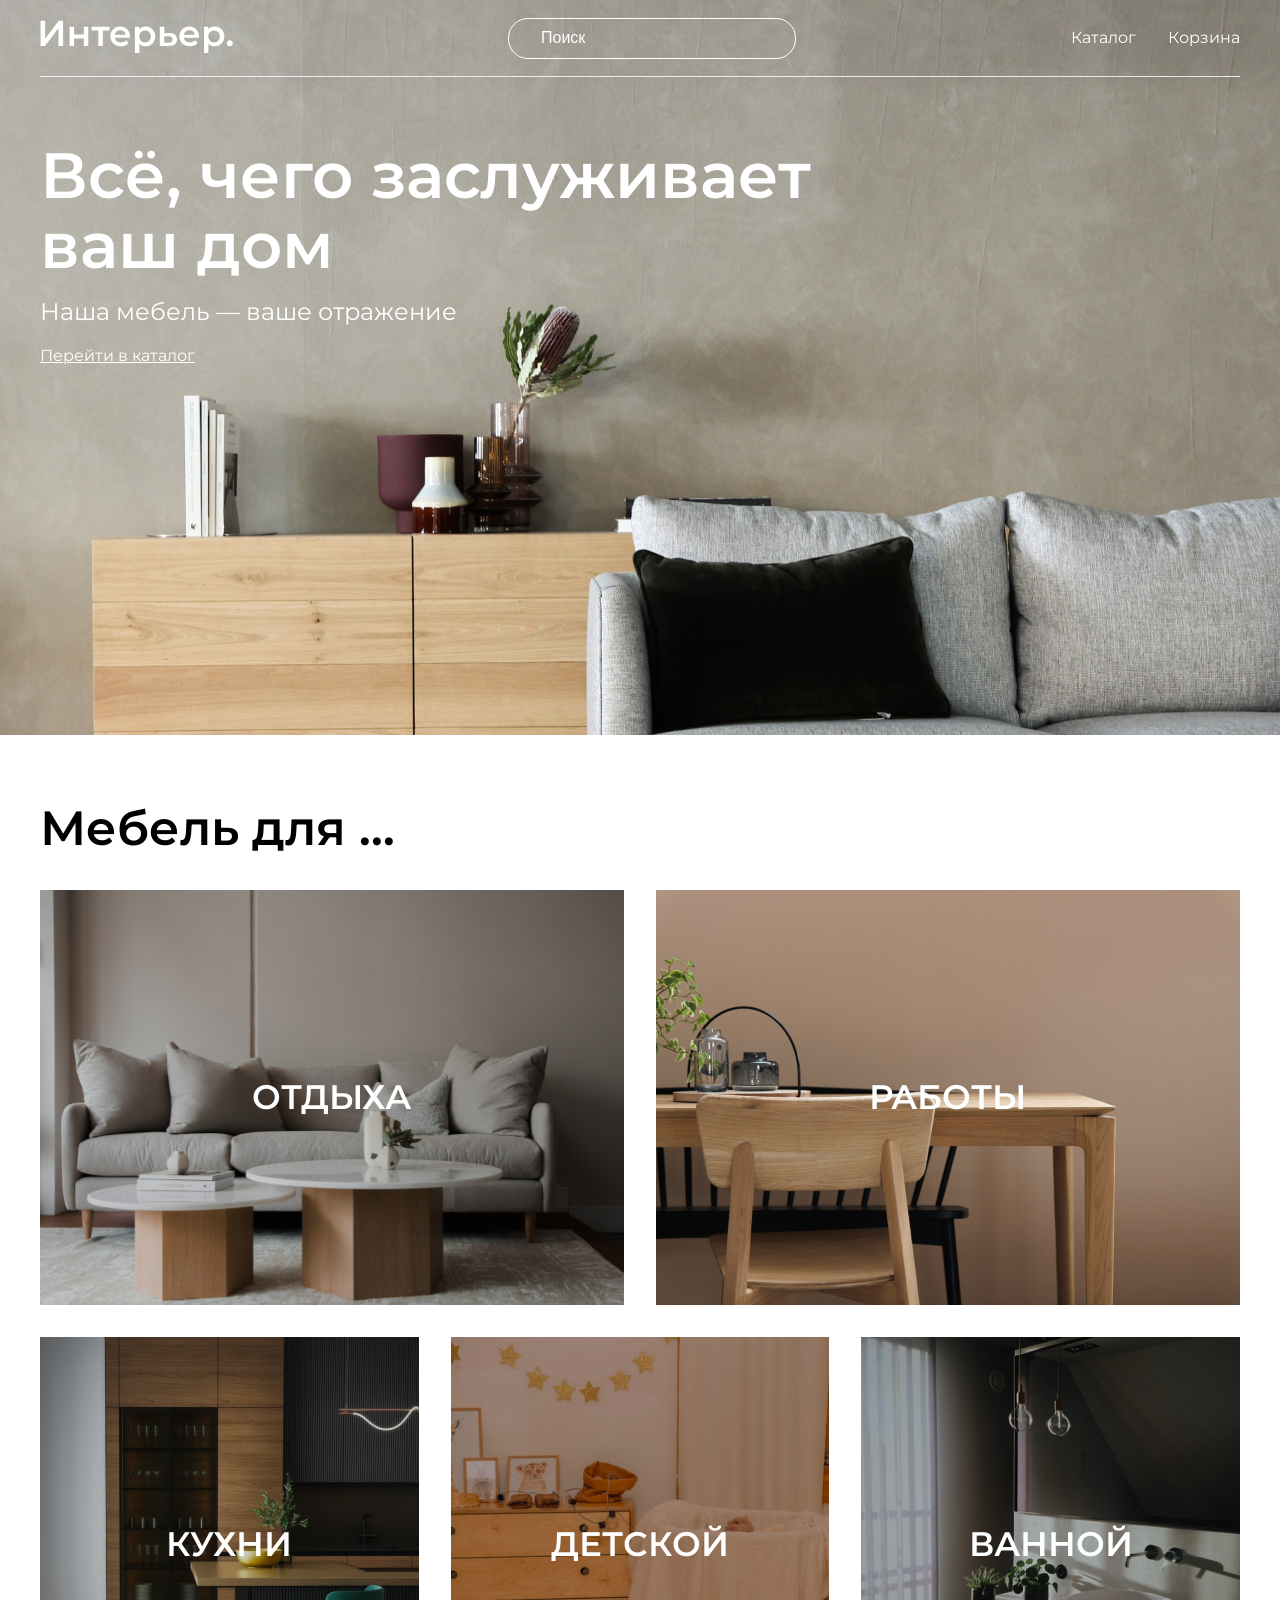
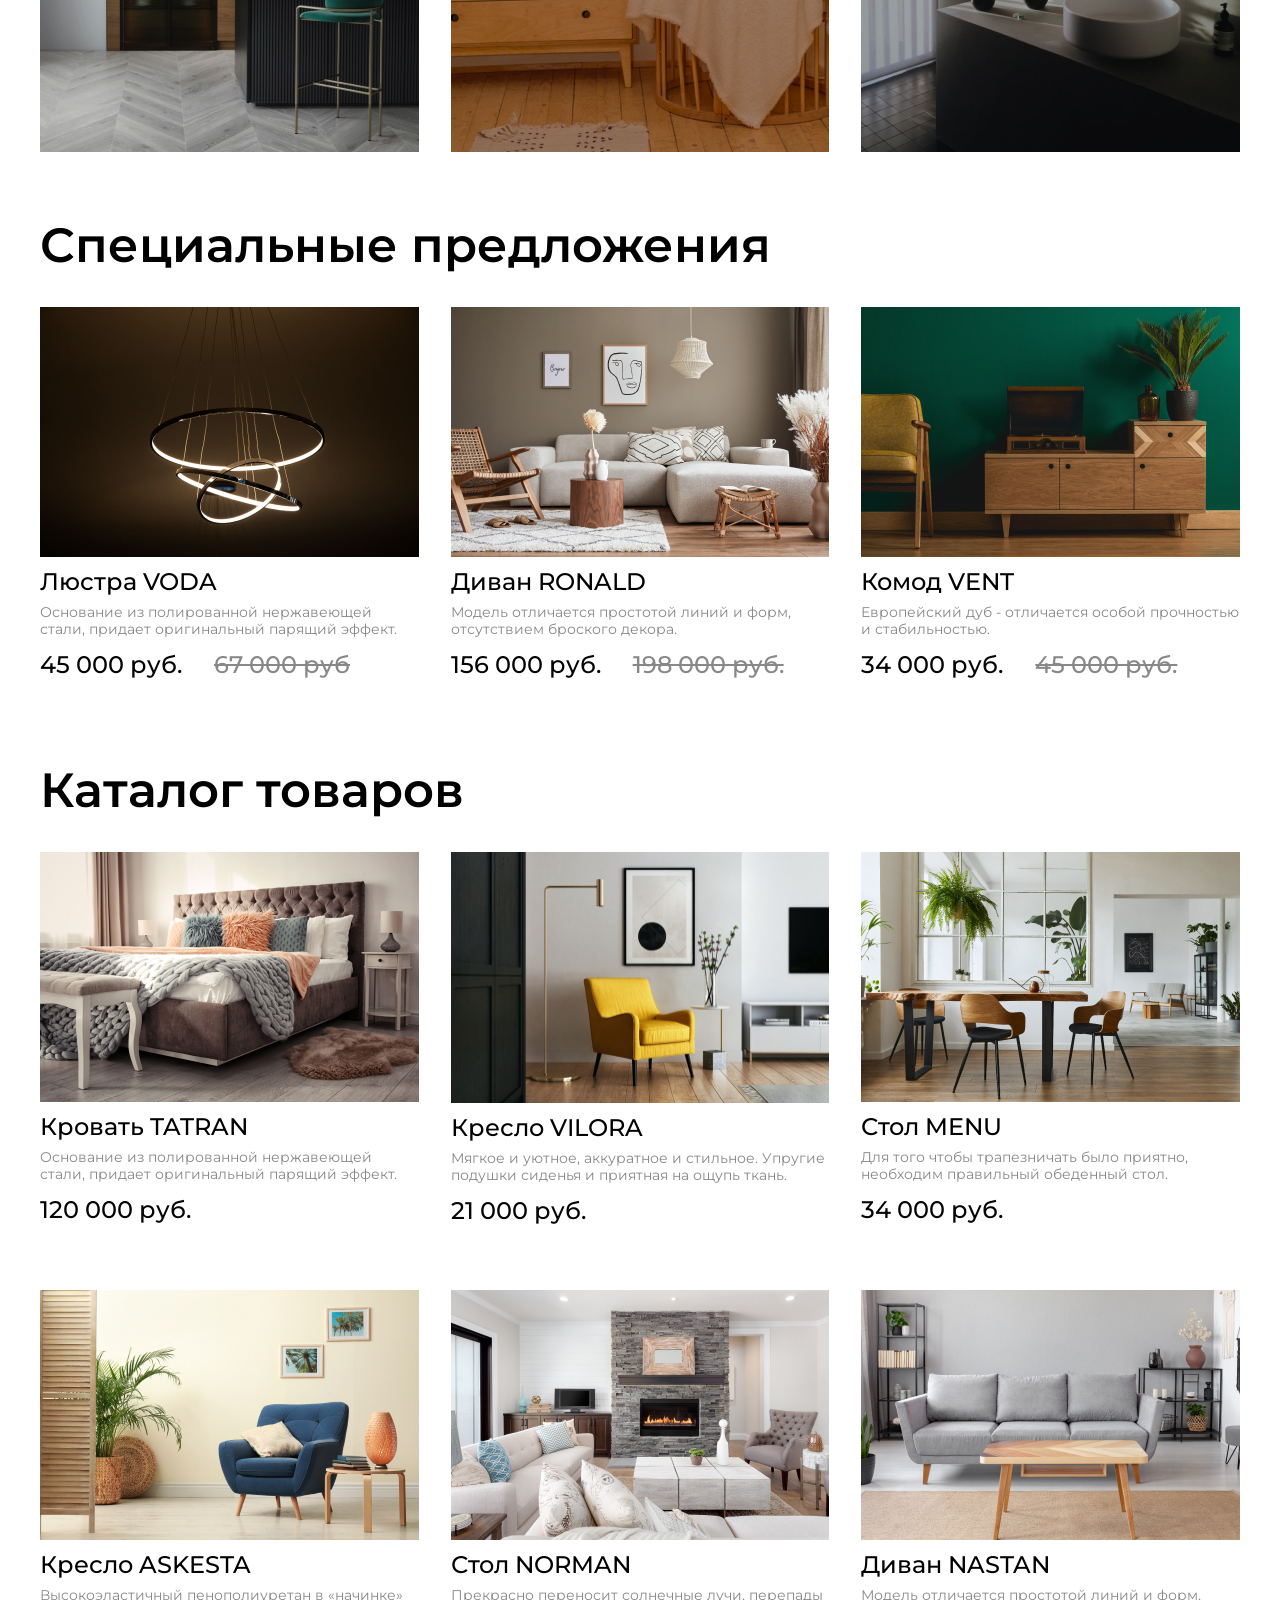
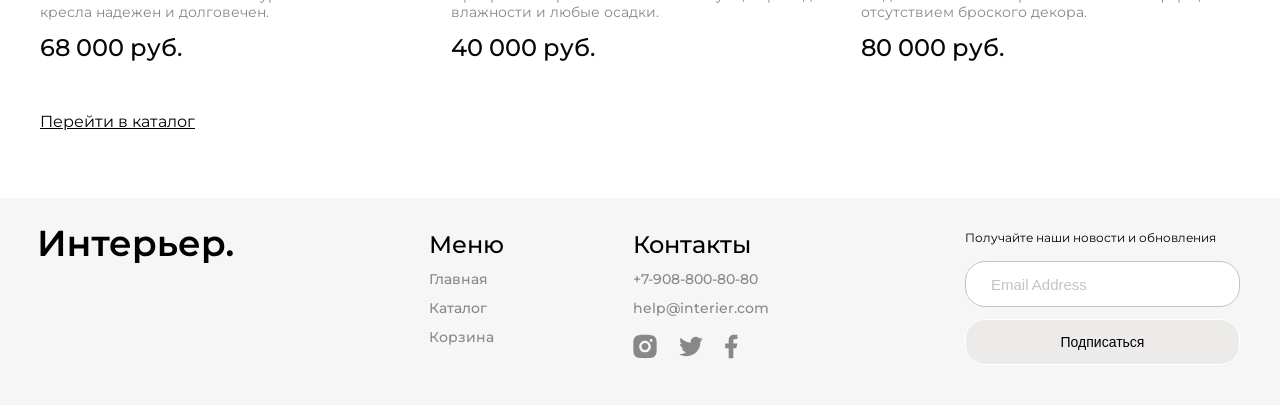
<file: Furniture's Store/index.html>
<!DOCTYPE html>
<html lang="ru">
<head>
    <meta charset="UTF-8">
    <meta http-equiv="X-UA-Compatible" content="IE=edge">
    <meta name="viewport" content="width=device-width, initial-scale=1.0">
    <link rel="stylesheet" href="css/styles.css">
    <title>Главная</title>
</head>
<body>
    <div class="top top-home center">
        <header class="top__header header">
            <a href="index.html"><img src="img/top-logo.svg" alt="Logo" class="top__logo"></a>
            <input type="text" class="header__input" placeholder="Поиск">
            <nav class="header__menu menu">
                <a class="menu__link" href="catalog.html">Каталог</a>
                <a class="menu__link" href="cart.html">Корзина</a>
            </nav>
            <div class="header__menu-mobile">
                <a href="#">
                    <svg width="17" height="16" viewBox="0 0 17 16" fill="none" xmlns="http://www.w3.org/2000/svg">
                        <path d="M2.7515 1.99141C1.59282 3.14838 0.918906 4.70363 0.867092 6.34023C0.815278 7.97682 1.38946 9.57159 2.47264 10.7995C3.55581 12.0275 5.06645 12.7962 6.69672 12.9491C8.29727 13.0991 9.89485 12.6444 11.1757 11.6766L14.5069 15.0085L14.5069 15.0085C14.5897 15.0914 14.6881 15.1571 14.7963 15.2019C14.9046 15.2468 15.0206 15.2698 15.1377 15.2698C15.2549 15.2698 15.3709 15.2468 15.4791 15.2019C15.5873 15.1571 15.6857 15.0914 15.7685 15.0085C15.8514 14.9257 15.9171 14.8274 15.9619 14.7191C16.0068 14.6109 16.0298 14.4949 16.0298 14.3777C16.0298 14.2606 16.0068 14.1446 15.9619 14.0363C15.9171 13.9281 15.8514 13.8298 15.7685 13.7469L15.7685 13.7469L12.4368 10.416C13.4021 9.13496 13.8547 7.53846 13.7038 5.93943C13.5501 4.31054 12.7816 2.80139 11.5547 1.719C10.3277 0.636623 8.73451 0.0623154 7.09916 0.11292C5.46381 0.163525 3.90917 0.835233 2.7515 1.99141ZM2.7515 1.99141L2.82216 2.06217L2.7515 1.99141ZM10.5895 3.25366C11.0271 3.68416 11.3751 4.19703 11.6135 4.76269C11.8518 5.32835 11.9758 5.93561 11.9783 6.54944C11.9808 7.16327 11.8618 7.77152 11.628 8.3391C11.3943 8.90669 11.0505 9.42238 10.6164 9.85642C10.1824 10.2905 9.66668 10.6343 9.09909 10.868C8.53151 11.1018 7.92326 11.2208 7.30943 11.2183C6.6956 11.2158 6.08834 11.0918 5.52268 10.8535C4.95702 10.6151 4.44415 10.2671 4.01365 9.82954C3.15334 8.95509 2.67341 7.77613 2.6784 6.54944C2.6834 5.32275 3.17291 4.14773 4.04032 3.28033C4.90772 2.41292 6.08274 1.92341 7.30943 1.91841C8.53612 1.91342 9.71508 2.39335 10.5895 3.25366Z" fill="white" stroke="white" stroke-width="0.2"/>
                    </svg>
                </a>
                <a href="catalog.html">
                    <svg width="20" height="21" viewBox="0 0 20 21" fill="none" xmlns="http://www.w3.org/2000/svg">
                        <rect x="0.800537" y="0.900024" width="4.57143" height="4.57143" fill="white"/>
                        <rect x="0.800537" y="8.21436" width="4.57143" height="4.57143" fill="white"/>
                        <rect x="0.800537" y="15.5286" width="4.57143" height="4.57143" fill="white"/>
                        <rect x="8.11401" y="8.21436" width="4.57143" height="4.57143" fill="white"/>
                        <rect x="8.11401" y="15.5286" width="4.57143" height="4.57143" fill="white"/>
                        <rect x="8.11401" y="0.900024" width="4.57143" height="4.57143" fill="white"/>
                        <rect x="15.4285" y="8.21436" width="4.57143" height="4.57143" fill="white"/>
                        <rect x="15.4285" y="15.5286" width="4.57143" height="4.57143" fill="white"/>
                        <rect x="15.4285" y="0.900024" width="4.57143" height="4.57143" fill="white"/>
                    </svg>
                </a>
                <a href="cart.html">
                    <svg width="19" height="17" viewBox="0 0 19 17" fill="none" xmlns="http://www.w3.org/2000/svg">
                        <path d="M11.5834 16.8333C12.1359 16.8333 12.6658 16.6138 13.0566 16.2231C13.4473 15.8324 13.6667 15.3025 13.6667 14.75C13.6667 14.1974 13.4473 13.6675 13.0566 13.2768C12.6658 12.8861 12.1359 12.6666 11.5834 12.6666C11.0309 12.6666 10.501 12.8861 10.1103 13.2768C9.71957 13.6675 9.50008 14.1974 9.50008 14.75C9.50008 15.3025 9.71957 15.8324 10.1103 16.2231C10.501 16.6138 11.0309 16.8333 11.5834 16.8333ZM4.29174 16.8333C4.84428 16.8333 5.37418 16.6138 5.76488 16.2231C6.15558 15.8324 6.37508 15.3025 6.37508 14.75C6.37508 14.1974 6.15558 13.6675 5.76488 13.2768C5.37418 12.8861 4.84428 12.6666 4.29174 12.6666C3.73921 12.6666 3.20931 12.8861 2.81861 13.2768C2.4279 13.6675 2.20841 14.1974 2.20841 14.75C2.20841 15.3025 2.4279 15.8324 2.81861 16.2231C3.20931 16.6138 3.73921 16.8333 4.29174 16.8333ZM17.873 2.16975C18.133 2.16136 18.3796 2.05217 18.5606 1.86525C18.7416 1.67834 18.8428 1.42836 18.8428 1.16819C18.8428 0.908013 18.7416 0.658037 18.5606 0.471123C18.3796 0.28421 18.133 0.175013 17.873 0.166626H16.674C15.7345 0.166626 14.922 0.818709 14.7178 1.73538L13.4126 7.61246C13.2084 8.52912 12.3959 9.18121 11.4563 9.18121H3.63133L2.12924 3.17079H11.8636C12.1212 3.15904 12.3644 3.04844 12.5425 2.86199C12.7206 2.67555 12.82 2.42761 12.82 2.16975C12.82 1.91189 12.7206 1.66395 12.5425 1.47751C12.3644 1.29106 12.1212 1.18046 11.8636 1.16871H2.12924C1.82473 1.16862 1.5242 1.23796 1.25051 1.37145C0.976816 1.50495 0.737162 1.69909 0.549763 1.93911C0.362364 2.17913 0.232155 2.45872 0.169035 2.75662C0.105913 3.05452 0.111544 3.36289 0.185495 3.65829L1.68758 9.66662C1.79586 10.1002 2.046 10.485 2.39821 10.7601C2.75042 11.0351 3.18447 11.1844 3.63133 11.1843H11.4563C12.368 11.1845 13.2524 10.8736 13.9636 10.3032C14.6748 9.73275 15.1701 8.93681 15.3678 8.04683L16.674 2.16975H17.873Z" fill="white"/>
                    </svg>
                </a>
            </div>
        </header>
        <div class="top__content content">
            <h1 class="content__title">Всё, чего заслуживает ваш дом</h1>
            <p class="content__text">Наша мебель — ваше отражение</p>
            <a href="catalog.html" class="content__link">Перейти в каталог</a>
        </div>
    </div>
    <main class="main center">
        <section class="main__for for">
            <h2 class="main__title">Мебель для ...</h2>
            <div class="for__block">
                <div class="for__item for__item--big for__item--relax">ОТДЫХА</div>
                <div class="for__item for__item--big for__item--work">РАБОТЫ</div>
                <div class="for__item for__item--kitchen">КУХНИ</div>
                <div class="for__item for__item--childroom">ДЕТСКОЙ</div>
                <div class="for__item for__item--bathroom">ВАННОЙ</div>
            </div>
        </section>
        <section class="main__special">
            <h2 class="main__title">Специальные предложения</h2>
            <div class="main__product product">
                <div class="product__block">
                    <img src="img/luster-voda.jpg" alt="Luster Voda" class="product__img">
                    <a href="#" class="product__title">Люстра VODA</a>
                    <p class="product__text">
                        Основание из полированной нержавеющей стали, придает оригинальный парящий эффект.
                    </p>
                    <p class="product__prices">
                        <span class="product__price">45 000 руб.</span>
                        <span class="product__price product__price--sale">67 000 руб</span>
                    </p>
                    <a href="#" class="product__hover-link product__hover-link--lock">
                        <svg width="20" height="22" viewBox="0 0 20 22" fill="none" xmlns="http://www.w3.org/2000/svg">
                            <path d="M5 7V5C5 3.67916 5.07093 1.93397 6 1C6.92908 0.0660251 8.68609 0 10 0C11.3139 0 13.0709 0.0660251 14 1C14.9291 1.93397 15 3.67916 15 5V7H18C18.2628 7 18.8142 6.81321 19 7C19.1858 7.18679 19 7.73583 19 8V20C19 20.2642 19.1858 20.8132 19 21C18.8142 21.1868 18.2628 21 18 21H2C1.73722 21 1.18582 21.1868 1 21C0.814189 20.8132 1 20.2642 1 20V8C1 7.73583 0.814189 7.18679 1 7C1.18582 6.81321 1.73722 7 2 7H5ZM5 9H3V19H17V9H15V11H13V9H7V11H5V9ZM7 7H13V5C13 4.2075 12.5575 3.56038 12 3C11.4426 2.43962 10.7884 2 10 2C9.21166 2 8.55745 2.43962 8 3C7.44256 3.56038 7 4.2075 7 5V7Z" fill="#C4C4C4"/>
                        </svg>
                    </a>
                    <a href="#" class="product__hover-link product__hover-link--heart">
                        <svg width="20" height="20" viewBox="0 0 20 20" fill="none" xmlns="http://www.w3.org/2000/svg">
                            <path d="M9.99999 19C9.35499 18.428 8.62599 17.833 7.85499 17.2H7.84499C5.12999 14.98 2.05299 12.468 0.693992 9.458C0.24751 8.49973 0.0108963 7.45713 -1.91116e-05 6.4C-0.00300091 4.94949 0.578763 3.55899 1.6138 2.54277C2.64884 1.52655 4.04978 0.970397 5.49999 1C6.68062 1.00187 7.83583 1.34308 8.82799 1.983C9.26396 2.26597 9.65841 2.60826 9.99999 3C10.3435 2.6098 10.738 2.26771 11.173 1.983C12.1647 1.34296 13.3197 1.00172 14.5 1C15.9502 0.970397 17.3511 1.52655 18.3862 2.54277C19.4212 3.55899 20.003 4.94949 20 6.4C19.9898 7.45882 19.7532 8.5032 19.306 9.463C17.947 12.473 14.871 14.984 12.156 17.2L12.146 17.208C11.374 17.837 10.646 18.432 10.001 19.008L9.99999 19ZM5.49999 3C4.5685 2.98835 3.67006 3.34485 2.99999 3.992C2.35438 4.62617 1.99355 5.49505 1.99991 6.4C2.01132 7.1705 2.18582 7.92985 2.51199 8.628C3.1535 9.92671 4.0191 11.1021 5.06899 12.1C6.05999 13.1 7.19999 14.068 8.18599 14.882C8.45899 15.107 8.73699 15.334 9.01499 15.561L9.18999 15.704C9.45699 15.922 9.73299 16.148 9.99999 16.37L10.013 16.358L10.019 16.353H10.025L10.034 16.346H10.039H10.044L10.062 16.331L10.103 16.298L10.11 16.292L10.121 16.284H10.127L10.136 16.276L10.8 15.731L10.974 15.588C11.255 15.359 11.533 15.132 11.806 14.907C12.792 14.093 13.933 13.126 14.924 12.121C15.974 11.1236 16.8397 9.94852 17.481 8.65C17.8131 7.9458 17.9901 7.17851 18 6.4C18.0042 5.49784 17.6435 4.6323 17 4C16.3312 3.34992 15.4326 2.99049 14.5 3C13.3619 2.99033 12.2739 3.46737 11.51 4.311L9.99999 6.051L8.48999 4.311C7.72606 3.46737 6.63807 2.99033 5.49999 3Z" fill="#C4C4C4"/>
                        </svg>
                    </a>
                </div>
                <div class="product__block">
                    <img src="img/coach-roland.jpg" alt="Coach Roland" class="product__img">
                    <a href="#" class="product__title">Диван RONALD</a>
                    <p class="product__text">
                        Модель отличается простотой линий и форм, отсутствием броского декора.
                    </p>
                    <p class="product__prices">
                        <span class="product__price">156 000 руб.</span>
                        <span class="product__price product__price--sale">198 000 руб.</span>
                    </p>
                    <a href="#" class="product__hover-link product__hover-link--lock">
                        <svg width="20" height="22" viewBox="0 0 20 22" fill="none" xmlns="http://www.w3.org/2000/svg">
                            <path d="M5 7V5C5 3.67916 5.07093 1.93397 6 1C6.92908 0.0660251 8.68609 0 10 0C11.3139 0 13.0709 0.0660251 14 1C14.9291 1.93397 15 3.67916 15 5V7H18C18.2628 7 18.8142 6.81321 19 7C19.1858 7.18679 19 7.73583 19 8V20C19 20.2642 19.1858 20.8132 19 21C18.8142 21.1868 18.2628 21 18 21H2C1.73722 21 1.18582 21.1868 1 21C0.814189 20.8132 1 20.2642 1 20V8C1 7.73583 0.814189 7.18679 1 7C1.18582 6.81321 1.73722 7 2 7H5ZM5 9H3V19H17V9H15V11H13V9H7V11H5V9ZM7 7H13V5C13 4.2075 12.5575 3.56038 12 3C11.4426 2.43962 10.7884 2 10 2C9.21166 2 8.55745 2.43962 8 3C7.44256 3.56038 7 4.2075 7 5V7Z" fill="#C4C4C4"/>
                        </svg>
                    </a>
                    <a href="#" class="product__hover-link product__hover-link--heart">
                        <svg width="20" height="20" viewBox="0 0 20 20" fill="none" xmlns="http://www.w3.org/2000/svg">
                            <path d="M9.99999 19C9.35499 18.428 8.62599 17.833 7.85499 17.2H7.84499C5.12999 14.98 2.05299 12.468 0.693992 9.458C0.24751 8.49973 0.0108963 7.45713 -1.91116e-05 6.4C-0.00300091 4.94949 0.578763 3.55899 1.6138 2.54277C2.64884 1.52655 4.04978 0.970397 5.49999 1C6.68062 1.00187 7.83583 1.34308 8.82799 1.983C9.26396 2.26597 9.65841 2.60826 9.99999 3C10.3435 2.6098 10.738 2.26771 11.173 1.983C12.1647 1.34296 13.3197 1.00172 14.5 1C15.9502 0.970397 17.3511 1.52655 18.3862 2.54277C19.4212 3.55899 20.003 4.94949 20 6.4C19.9898 7.45882 19.7532 8.5032 19.306 9.463C17.947 12.473 14.871 14.984 12.156 17.2L12.146 17.208C11.374 17.837 10.646 18.432 10.001 19.008L9.99999 19ZM5.49999 3C4.5685 2.98835 3.67006 3.34485 2.99999 3.992C2.35438 4.62617 1.99355 5.49505 1.99991 6.4C2.01132 7.1705 2.18582 7.92985 2.51199 8.628C3.1535 9.92671 4.0191 11.1021 5.06899 12.1C6.05999 13.1 7.19999 14.068 8.18599 14.882C8.45899 15.107 8.73699 15.334 9.01499 15.561L9.18999 15.704C9.45699 15.922 9.73299 16.148 9.99999 16.37L10.013 16.358L10.019 16.353H10.025L10.034 16.346H10.039H10.044L10.062 16.331L10.103 16.298L10.11 16.292L10.121 16.284H10.127L10.136 16.276L10.8 15.731L10.974 15.588C11.255 15.359 11.533 15.132 11.806 14.907C12.792 14.093 13.933 13.126 14.924 12.121C15.974 11.1236 16.8397 9.94852 17.481 8.65C17.8131 7.9458 17.9901 7.17851 18 6.4C18.0042 5.49784 17.6435 4.6323 17 4C16.3312 3.34992 15.4326 2.99049 14.5 3C13.3619 2.99033 12.2739 3.46737 11.51 4.311L9.99999 6.051L8.48999 4.311C7.72606 3.46737 6.63807 2.99033 5.49999 3Z" fill="#C4C4C4"/>
                        </svg>
                    </a>
                </div>
                <div class="product__block">
                    <img src="img/commode-vent.jpg" alt="Commode Vent" class="product__img">
                    <a href="#" class="product__title">Комод VENT</a>
                    <p class="product__text">
                        Европейский дуб - отличается особой прочностью и стабильностью.
                    </p>
                    <p class="product__prices">
                        <span class="product__price">34 000 руб.</span>
                        <span class="product__price product__price--sale">45 000 руб.</span>
                    </p>
                    <a href="#" class="product__hover-link product__hover-link--lock">
                        <svg width="20" height="22" viewBox="0 0 20 22" fill="none" xmlns="http://www.w3.org/2000/svg">
                            <path d="M5 7V5C5 3.67916 5.07093 1.93397 6 1C6.92908 0.0660251 8.68609 0 10 0C11.3139 0 13.0709 0.0660251 14 1C14.9291 1.93397 15 3.67916 15 5V7H18C18.2628 7 18.8142 6.81321 19 7C19.1858 7.18679 19 7.73583 19 8V20C19 20.2642 19.1858 20.8132 19 21C18.8142 21.1868 18.2628 21 18 21H2C1.73722 21 1.18582 21.1868 1 21C0.814189 20.8132 1 20.2642 1 20V8C1 7.73583 0.814189 7.18679 1 7C1.18582 6.81321 1.73722 7 2 7H5ZM5 9H3V19H17V9H15V11H13V9H7V11H5V9ZM7 7H13V5C13 4.2075 12.5575 3.56038 12 3C11.4426 2.43962 10.7884 2 10 2C9.21166 2 8.55745 2.43962 8 3C7.44256 3.56038 7 4.2075 7 5V7Z" fill="#C4C4C4"/>
                        </svg>
                    </a>
                    <a href="#" class="product__hover-link product__hover-link--heart">
                        <svg width="20" height="20" viewBox="0 0 20 20" fill="none" xmlns="http://www.w3.org/2000/svg">
                            <path d="M9.99999 19C9.35499 18.428 8.62599 17.833 7.85499 17.2H7.84499C5.12999 14.98 2.05299 12.468 0.693992 9.458C0.24751 8.49973 0.0108963 7.45713 -1.91116e-05 6.4C-0.00300091 4.94949 0.578763 3.55899 1.6138 2.54277C2.64884 1.52655 4.04978 0.970397 5.49999 1C6.68062 1.00187 7.83583 1.34308 8.82799 1.983C9.26396 2.26597 9.65841 2.60826 9.99999 3C10.3435 2.6098 10.738 2.26771 11.173 1.983C12.1647 1.34296 13.3197 1.00172 14.5 1C15.9502 0.970397 17.3511 1.52655 18.3862 2.54277C19.4212 3.55899 20.003 4.94949 20 6.4C19.9898 7.45882 19.7532 8.5032 19.306 9.463C17.947 12.473 14.871 14.984 12.156 17.2L12.146 17.208C11.374 17.837 10.646 18.432 10.001 19.008L9.99999 19ZM5.49999 3C4.5685 2.98835 3.67006 3.34485 2.99999 3.992C2.35438 4.62617 1.99355 5.49505 1.99991 6.4C2.01132 7.1705 2.18582 7.92985 2.51199 8.628C3.1535 9.92671 4.0191 11.1021 5.06899 12.1C6.05999 13.1 7.19999 14.068 8.18599 14.882C8.45899 15.107 8.73699 15.334 9.01499 15.561L9.18999 15.704C9.45699 15.922 9.73299 16.148 9.99999 16.37L10.013 16.358L10.019 16.353H10.025L10.034 16.346H10.039H10.044L10.062 16.331L10.103 16.298L10.11 16.292L10.121 16.284H10.127L10.136 16.276L10.8 15.731L10.974 15.588C11.255 15.359 11.533 15.132 11.806 14.907C12.792 14.093 13.933 13.126 14.924 12.121C15.974 11.1236 16.8397 9.94852 17.481 8.65C17.8131 7.9458 17.9901 7.17851 18 6.4C18.0042 5.49784 17.6435 4.6323 17 4C16.3312 3.34992 15.4326 2.99049 14.5 3C13.3619 2.99033 12.2739 3.46737 11.51 4.311L9.99999 6.051L8.48999 4.311C7.72606 3.46737 6.63807 2.99033 5.49999 3Z" fill="#C4C4C4"/>
                        </svg>
                    </a>
                </div>
            </div>
        </section>
        <section class="main__product-catalog">
            <h2 class="main__title">Каталог товаров</h2>
            <div class="main__product product">
                <div class="product__block">
                    <img src="img/bed-tatran.jpg" alt="Bed Tatran" class="product__img">
                    <a href="#" class="product__title">Кровать TATRAN</a>
                    <p class="product__text">
                        Основание из полированной нержавеющей стали, придает оригинальный парящий эффект.
                    </p>
                    <p class="product__prices">
                        <span class="product__price">120 000 руб.</span>
                    </p>
                    <a href="#" class="product__hover-link product__hover-link--lock">
                        <svg width="20" height="22" viewBox="0 0 20 22" fill="none" xmlns="http://www.w3.org/2000/svg">
                            <path d="M5 7V5C5 3.67916 5.07093 1.93397 6 1C6.92908 0.0660251 8.68609 0 10 0C11.3139 0 13.0709 0.0660251 14 1C14.9291 1.93397 15 3.67916 15 5V7H18C18.2628 7 18.8142 6.81321 19 7C19.1858 7.18679 19 7.73583 19 8V20C19 20.2642 19.1858 20.8132 19 21C18.8142 21.1868 18.2628 21 18 21H2C1.73722 21 1.18582 21.1868 1 21C0.814189 20.8132 1 20.2642 1 20V8C1 7.73583 0.814189 7.18679 1 7C1.18582 6.81321 1.73722 7 2 7H5ZM5 9H3V19H17V9H15V11H13V9H7V11H5V9ZM7 7H13V5C13 4.2075 12.5575 3.56038 12 3C11.4426 2.43962 10.7884 2 10 2C9.21166 2 8.55745 2.43962 8 3C7.44256 3.56038 7 4.2075 7 5V7Z" fill="#C4C4C4"/>
                        </svg>
                    </a>
                    <a href="#" class="product__hover-link product__hover-link--heart">
                        <svg width="20" height="20" viewBox="0 0 20 20" fill="none" xmlns="http://www.w3.org/2000/svg">
                            <path d="M9.99999 19C9.35499 18.428 8.62599 17.833 7.85499 17.2H7.84499C5.12999 14.98 2.05299 12.468 0.693992 9.458C0.24751 8.49973 0.0108963 7.45713 -1.91116e-05 6.4C-0.00300091 4.94949 0.578763 3.55899 1.6138 2.54277C2.64884 1.52655 4.04978 0.970397 5.49999 1C6.68062 1.00187 7.83583 1.34308 8.82799 1.983C9.26396 2.26597 9.65841 2.60826 9.99999 3C10.3435 2.6098 10.738 2.26771 11.173 1.983C12.1647 1.34296 13.3197 1.00172 14.5 1C15.9502 0.970397 17.3511 1.52655 18.3862 2.54277C19.4212 3.55899 20.003 4.94949 20 6.4C19.9898 7.45882 19.7532 8.5032 19.306 9.463C17.947 12.473 14.871 14.984 12.156 17.2L12.146 17.208C11.374 17.837 10.646 18.432 10.001 19.008L9.99999 19ZM5.49999 3C4.5685 2.98835 3.67006 3.34485 2.99999 3.992C2.35438 4.62617 1.99355 5.49505 1.99991 6.4C2.01132 7.1705 2.18582 7.92985 2.51199 8.628C3.1535 9.92671 4.0191 11.1021 5.06899 12.1C6.05999 13.1 7.19999 14.068 8.18599 14.882C8.45899 15.107 8.73699 15.334 9.01499 15.561L9.18999 15.704C9.45699 15.922 9.73299 16.148 9.99999 16.37L10.013 16.358L10.019 16.353H10.025L10.034 16.346H10.039H10.044L10.062 16.331L10.103 16.298L10.11 16.292L10.121 16.284H10.127L10.136 16.276L10.8 15.731L10.974 15.588C11.255 15.359 11.533 15.132 11.806 14.907C12.792 14.093 13.933 13.126 14.924 12.121C15.974 11.1236 16.8397 9.94852 17.481 8.65C17.8131 7.9458 17.9901 7.17851 18 6.4C18.0042 5.49784 17.6435 4.6323 17 4C16.3312 3.34992 15.4326 2.99049 14.5 3C13.3619 2.99033 12.2739 3.46737 11.51 4.311L9.99999 6.051L8.48999 4.311C7.72606 3.46737 6.63807 2.99033 5.49999 3Z" fill="#C4C4C4"/>
                        </svg>
                    </a>
                </div>
                <div class="product__block">
                    <img src="img/armchair-vilora.jpg" alt="Armchair Vilora" class="product__img">
                    <a href="#" class="product__title">Кресло VILORA</a>
                    <p class="product__text">
                        Мягкое и уютное, аккуратное и стильное. Упругие подушки сиденья и приятная на ощупь ткань.
                    </p>
                    <p class="product__prices">
                        <span class="product__price">21 000 руб.</span>
                    </p>
                    <a href="#" class="product__hover-link product__hover-link--lock">
                        <svg width="20" height="22" viewBox="0 0 20 22" fill="none" xmlns="http://www.w3.org/2000/svg">
                            <path d="M5 7V5C5 3.67916 5.07093 1.93397 6 1C6.92908 0.0660251 8.68609 0 10 0C11.3139 0 13.0709 0.0660251 14 1C14.9291 1.93397 15 3.67916 15 5V7H18C18.2628 7 18.8142 6.81321 19 7C19.1858 7.18679 19 7.73583 19 8V20C19 20.2642 19.1858 20.8132 19 21C18.8142 21.1868 18.2628 21 18 21H2C1.73722 21 1.18582 21.1868 1 21C0.814189 20.8132 1 20.2642 1 20V8C1 7.73583 0.814189 7.18679 1 7C1.18582 6.81321 1.73722 7 2 7H5ZM5 9H3V19H17V9H15V11H13V9H7V11H5V9ZM7 7H13V5C13 4.2075 12.5575 3.56038 12 3C11.4426 2.43962 10.7884 2 10 2C9.21166 2 8.55745 2.43962 8 3C7.44256 3.56038 7 4.2075 7 5V7Z" fill="#C4C4C4"/>
                        </svg>
                    </a>
                    <a href="#" class="product__hover-link product__hover-link--heart">
                        <svg width="20" height="20" viewBox="0 0 20 20" fill="none" xmlns="http://www.w3.org/2000/svg">
                            <path d="M9.99999 19C9.35499 18.428 8.62599 17.833 7.85499 17.2H7.84499C5.12999 14.98 2.05299 12.468 0.693992 9.458C0.24751 8.49973 0.0108963 7.45713 -1.91116e-05 6.4C-0.00300091 4.94949 0.578763 3.55899 1.6138 2.54277C2.64884 1.52655 4.04978 0.970397 5.49999 1C6.68062 1.00187 7.83583 1.34308 8.82799 1.983C9.26396 2.26597 9.65841 2.60826 9.99999 3C10.3435 2.6098 10.738 2.26771 11.173 1.983C12.1647 1.34296 13.3197 1.00172 14.5 1C15.9502 0.970397 17.3511 1.52655 18.3862 2.54277C19.4212 3.55899 20.003 4.94949 20 6.4C19.9898 7.45882 19.7532 8.5032 19.306 9.463C17.947 12.473 14.871 14.984 12.156 17.2L12.146 17.208C11.374 17.837 10.646 18.432 10.001 19.008L9.99999 19ZM5.49999 3C4.5685 2.98835 3.67006 3.34485 2.99999 3.992C2.35438 4.62617 1.99355 5.49505 1.99991 6.4C2.01132 7.1705 2.18582 7.92985 2.51199 8.628C3.1535 9.92671 4.0191 11.1021 5.06899 12.1C6.05999 13.1 7.19999 14.068 8.18599 14.882C8.45899 15.107 8.73699 15.334 9.01499 15.561L9.18999 15.704C9.45699 15.922 9.73299 16.148 9.99999 16.37L10.013 16.358L10.019 16.353H10.025L10.034 16.346H10.039H10.044L10.062 16.331L10.103 16.298L10.11 16.292L10.121 16.284H10.127L10.136 16.276L10.8 15.731L10.974 15.588C11.255 15.359 11.533 15.132 11.806 14.907C12.792 14.093 13.933 13.126 14.924 12.121C15.974 11.1236 16.8397 9.94852 17.481 8.65C17.8131 7.9458 17.9901 7.17851 18 6.4C18.0042 5.49784 17.6435 4.6323 17 4C16.3312 3.34992 15.4326 2.99049 14.5 3C13.3619 2.99033 12.2739 3.46737 11.51 4.311L9.99999 6.051L8.48999 4.311C7.72606 3.46737 6.63807 2.99033 5.49999 3Z" fill="#C4C4C4"/>
                        </svg>
                    </a>
                </div>
                <div class="product__block">
                    <img src="img/table-menu.jpg" alt="Table Menu" class="product__img">
                    <a href="#" class="product__title">Стол MENU</a>
                    <p class="product__text">
                        Для того чтобы трапезничать было приятно, необходим правильный обеденный стол.
                    </p>
                    <p class="product__prices">
                        <span class="product__price">34 000 руб.</span>
                    </p>
                    <a href="#" class="product__hover-link product__hover-link--lock">
                        <svg width="20" height="22" viewBox="0 0 20 22" fill="none" xmlns="http://www.w3.org/2000/svg">
                            <path d="M5 7V5C5 3.67916 5.07093 1.93397 6 1C6.92908 0.0660251 8.68609 0 10 0C11.3139 0 13.0709 0.0660251 14 1C14.9291 1.93397 15 3.67916 15 5V7H18C18.2628 7 18.8142 6.81321 19 7C19.1858 7.18679 19 7.73583 19 8V20C19 20.2642 19.1858 20.8132 19 21C18.8142 21.1868 18.2628 21 18 21H2C1.73722 21 1.18582 21.1868 1 21C0.814189 20.8132 1 20.2642 1 20V8C1 7.73583 0.814189 7.18679 1 7C1.18582 6.81321 1.73722 7 2 7H5ZM5 9H3V19H17V9H15V11H13V9H7V11H5V9ZM7 7H13V5C13 4.2075 12.5575 3.56038 12 3C11.4426 2.43962 10.7884 2 10 2C9.21166 2 8.55745 2.43962 8 3C7.44256 3.56038 7 4.2075 7 5V7Z" fill="#C4C4C4"/>
                        </svg>
                    </a>
                    <a href="#" class="product__hover-link product__hover-link--heart">
                        <svg width="20" height="20" viewBox="0 0 20 20" fill="none" xmlns="http://www.w3.org/2000/svg">
                            <path d="M9.99999 19C9.35499 18.428 8.62599 17.833 7.85499 17.2H7.84499C5.12999 14.98 2.05299 12.468 0.693992 9.458C0.24751 8.49973 0.0108963 7.45713 -1.91116e-05 6.4C-0.00300091 4.94949 0.578763 3.55899 1.6138 2.54277C2.64884 1.52655 4.04978 0.970397 5.49999 1C6.68062 1.00187 7.83583 1.34308 8.82799 1.983C9.26396 2.26597 9.65841 2.60826 9.99999 3C10.3435 2.6098 10.738 2.26771 11.173 1.983C12.1647 1.34296 13.3197 1.00172 14.5 1C15.9502 0.970397 17.3511 1.52655 18.3862 2.54277C19.4212 3.55899 20.003 4.94949 20 6.4C19.9898 7.45882 19.7532 8.5032 19.306 9.463C17.947 12.473 14.871 14.984 12.156 17.2L12.146 17.208C11.374 17.837 10.646 18.432 10.001 19.008L9.99999 19ZM5.49999 3C4.5685 2.98835 3.67006 3.34485 2.99999 3.992C2.35438 4.62617 1.99355 5.49505 1.99991 6.4C2.01132 7.1705 2.18582 7.92985 2.51199 8.628C3.1535 9.92671 4.0191 11.1021 5.06899 12.1C6.05999 13.1 7.19999 14.068 8.18599 14.882C8.45899 15.107 8.73699 15.334 9.01499 15.561L9.18999 15.704C9.45699 15.922 9.73299 16.148 9.99999 16.37L10.013 16.358L10.019 16.353H10.025L10.034 16.346H10.039H10.044L10.062 16.331L10.103 16.298L10.11 16.292L10.121 16.284H10.127L10.136 16.276L10.8 15.731L10.974 15.588C11.255 15.359 11.533 15.132 11.806 14.907C12.792 14.093 13.933 13.126 14.924 12.121C15.974 11.1236 16.8397 9.94852 17.481 8.65C17.8131 7.9458 17.9901 7.17851 18 6.4C18.0042 5.49784 17.6435 4.6323 17 4C16.3312 3.34992 15.4326 2.99049 14.5 3C13.3619 2.99033 12.2739 3.46737 11.51 4.311L9.99999 6.051L8.48999 4.311C7.72606 3.46737 6.63807 2.99033 5.49999 3Z" fill="#C4C4C4"/>
                        </svg>
                    </a>
                </div>
                <div class="product__block">
                    <img src="img/armchair-askesta.jpg" alt="Armchair Askesta" class="product__img">
                    <a href="#" class="product__title">Кресло ASKESTA</a>
                    <p class="product__text">
                        Высокоэластичный пенополиуретан в «начинке» кресла надежен и долговечен.
                    </p>
                    <p class="product__prices">
                        <span class="product__price">68 000 руб.</span>
                    </p>
                    <a href="#" class="product__hover-link product__hover-link--lock">
                        <svg width="20" height="22" viewBox="0 0 20 22" fill="none" xmlns="http://www.w3.org/2000/svg">
                            <path d="M5 7V5C5 3.67916 5.07093 1.93397 6 1C6.92908 0.0660251 8.68609 0 10 0C11.3139 0 13.0709 0.0660251 14 1C14.9291 1.93397 15 3.67916 15 5V7H18C18.2628 7 18.8142 6.81321 19 7C19.1858 7.18679 19 7.73583 19 8V20C19 20.2642 19.1858 20.8132 19 21C18.8142 21.1868 18.2628 21 18 21H2C1.73722 21 1.18582 21.1868 1 21C0.814189 20.8132 1 20.2642 1 20V8C1 7.73583 0.814189 7.18679 1 7C1.18582 6.81321 1.73722 7 2 7H5ZM5 9H3V19H17V9H15V11H13V9H7V11H5V9ZM7 7H13V5C13 4.2075 12.5575 3.56038 12 3C11.4426 2.43962 10.7884 2 10 2C9.21166 2 8.55745 2.43962 8 3C7.44256 3.56038 7 4.2075 7 5V7Z" fill="#C4C4C4"/>
                        </svg>
                    </a>
                    <a href="#" class="product__hover-link product__hover-link--heart">
                        <svg width="20" height="20" viewBox="0 0 20 20" fill="none" xmlns="http://www.w3.org/2000/svg">
                            <path d="M9.99999 19C9.35499 18.428 8.62599 17.833 7.85499 17.2H7.84499C5.12999 14.98 2.05299 12.468 0.693992 9.458C0.24751 8.49973 0.0108963 7.45713 -1.91116e-05 6.4C-0.00300091 4.94949 0.578763 3.55899 1.6138 2.54277C2.64884 1.52655 4.04978 0.970397 5.49999 1C6.68062 1.00187 7.83583 1.34308 8.82799 1.983C9.26396 2.26597 9.65841 2.60826 9.99999 3C10.3435 2.6098 10.738 2.26771 11.173 1.983C12.1647 1.34296 13.3197 1.00172 14.5 1C15.9502 0.970397 17.3511 1.52655 18.3862 2.54277C19.4212 3.55899 20.003 4.94949 20 6.4C19.9898 7.45882 19.7532 8.5032 19.306 9.463C17.947 12.473 14.871 14.984 12.156 17.2L12.146 17.208C11.374 17.837 10.646 18.432 10.001 19.008L9.99999 19ZM5.49999 3C4.5685 2.98835 3.67006 3.34485 2.99999 3.992C2.35438 4.62617 1.99355 5.49505 1.99991 6.4C2.01132 7.1705 2.18582 7.92985 2.51199 8.628C3.1535 9.92671 4.0191 11.1021 5.06899 12.1C6.05999 13.1 7.19999 14.068 8.18599 14.882C8.45899 15.107 8.73699 15.334 9.01499 15.561L9.18999 15.704C9.45699 15.922 9.73299 16.148 9.99999 16.37L10.013 16.358L10.019 16.353H10.025L10.034 16.346H10.039H10.044L10.062 16.331L10.103 16.298L10.11 16.292L10.121 16.284H10.127L10.136 16.276L10.8 15.731L10.974 15.588C11.255 15.359 11.533 15.132 11.806 14.907C12.792 14.093 13.933 13.126 14.924 12.121C15.974 11.1236 16.8397 9.94852 17.481 8.65C17.8131 7.9458 17.9901 7.17851 18 6.4C18.0042 5.49784 17.6435 4.6323 17 4C16.3312 3.34992 15.4326 2.99049 14.5 3C13.3619 2.99033 12.2739 3.46737 11.51 4.311L9.99999 6.051L8.48999 4.311C7.72606 3.46737 6.63807 2.99033 5.49999 3Z" fill="#C4C4C4"/>
                        </svg>
                    </a>
                </div>
                <div class="product__block">
                    <img src="img/table-norman.jpg" alt="Table Norman" class="product__img">
                    <a href="#" class="product__title">Стол NORMAN</a>
                    <p class="product__text">
                        Прекрасно переносит солнечные лучи, перепады влажности и любые осадки.
                    </p>
                    <p class="product__prices">
                        <span class="product__price">40 000 руб.</span>
                    </p>
                    <a href="#" class="product__hover-link product__hover-link--lock">
                        <svg width="20" height="22" viewBox="0 0 20 22" fill="none" xmlns="http://www.w3.org/2000/svg">
                            <path d="M5 7V5C5 3.67916 5.07093 1.93397 6 1C6.92908 0.0660251 8.68609 0 10 0C11.3139 0 13.0709 0.0660251 14 1C14.9291 1.93397 15 3.67916 15 5V7H18C18.2628 7 18.8142 6.81321 19 7C19.1858 7.18679 19 7.73583 19 8V20C19 20.2642 19.1858 20.8132 19 21C18.8142 21.1868 18.2628 21 18 21H2C1.73722 21 1.18582 21.1868 1 21C0.814189 20.8132 1 20.2642 1 20V8C1 7.73583 0.814189 7.18679 1 7C1.18582 6.81321 1.73722 7 2 7H5ZM5 9H3V19H17V9H15V11H13V9H7V11H5V9ZM7 7H13V5C13 4.2075 12.5575 3.56038 12 3C11.4426 2.43962 10.7884 2 10 2C9.21166 2 8.55745 2.43962 8 3C7.44256 3.56038 7 4.2075 7 5V7Z" fill="#C4C4C4"/>
                        </svg>
                    </a>
                    <a href="#" class="product__hover-link product__hover-link--heart">
                        <svg width="20" height="20" viewBox="0 0 20 20" fill="none" xmlns="http://www.w3.org/2000/svg">
                            <path d="M9.99999 19C9.35499 18.428 8.62599 17.833 7.85499 17.2H7.84499C5.12999 14.98 2.05299 12.468 0.693992 9.458C0.24751 8.49973 0.0108963 7.45713 -1.91116e-05 6.4C-0.00300091 4.94949 0.578763 3.55899 1.6138 2.54277C2.64884 1.52655 4.04978 0.970397 5.49999 1C6.68062 1.00187 7.83583 1.34308 8.82799 1.983C9.26396 2.26597 9.65841 2.60826 9.99999 3C10.3435 2.6098 10.738 2.26771 11.173 1.983C12.1647 1.34296 13.3197 1.00172 14.5 1C15.9502 0.970397 17.3511 1.52655 18.3862 2.54277C19.4212 3.55899 20.003 4.94949 20 6.4C19.9898 7.45882 19.7532 8.5032 19.306 9.463C17.947 12.473 14.871 14.984 12.156 17.2L12.146 17.208C11.374 17.837 10.646 18.432 10.001 19.008L9.99999 19ZM5.49999 3C4.5685 2.98835 3.67006 3.34485 2.99999 3.992C2.35438 4.62617 1.99355 5.49505 1.99991 6.4C2.01132 7.1705 2.18582 7.92985 2.51199 8.628C3.1535 9.92671 4.0191 11.1021 5.06899 12.1C6.05999 13.1 7.19999 14.068 8.18599 14.882C8.45899 15.107 8.73699 15.334 9.01499 15.561L9.18999 15.704C9.45699 15.922 9.73299 16.148 9.99999 16.37L10.013 16.358L10.019 16.353H10.025L10.034 16.346H10.039H10.044L10.062 16.331L10.103 16.298L10.11 16.292L10.121 16.284H10.127L10.136 16.276L10.8 15.731L10.974 15.588C11.255 15.359 11.533 15.132 11.806 14.907C12.792 14.093 13.933 13.126 14.924 12.121C15.974 11.1236 16.8397 9.94852 17.481 8.65C17.8131 7.9458 17.9901 7.17851 18 6.4C18.0042 5.49784 17.6435 4.6323 17 4C16.3312 3.34992 15.4326 2.99049 14.5 3C13.3619 2.99033 12.2739 3.46737 11.51 4.311L9.99999 6.051L8.48999 4.311C7.72606 3.46737 6.63807 2.99033 5.49999 3Z" fill="#C4C4C4"/>
                        </svg>
                    </a>
                </div>
                <div class="product__block">
                    <img src="img/coach-nastan.jpg" alt="Coach Nastan" class="product__img">
                    <a href="#" class="product__title">Диван NASTAN</a>
                    <p class="product__text">
                        Модель отличается простотой линий и форм, отсутствием броского декора.
                    </p>
                    <p class="product__prices">
                        <span class="product__price">80 000 руб.</span>
                    </p>
                    <a href="#" class="product__hover-link product__hover-link--lock">
                        <svg width="20" height="22" viewBox="0 0 20 22" fill="none" xmlns="http://www.w3.org/2000/svg">
                            <path d="M5 7V5C5 3.67916 5.07093 1.93397 6 1C6.92908 0.0660251 8.68609 0 10 0C11.3139 0 13.0709 0.0660251 14 1C14.9291 1.93397 15 3.67916 15 5V7H18C18.2628 7 18.8142 6.81321 19 7C19.1858 7.18679 19 7.73583 19 8V20C19 20.2642 19.1858 20.8132 19 21C18.8142 21.1868 18.2628 21 18 21H2C1.73722 21 1.18582 21.1868 1 21C0.814189 20.8132 1 20.2642 1 20V8C1 7.73583 0.814189 7.18679 1 7C1.18582 6.81321 1.73722 7 2 7H5ZM5 9H3V19H17V9H15V11H13V9H7V11H5V9ZM7 7H13V5C13 4.2075 12.5575 3.56038 12 3C11.4426 2.43962 10.7884 2 10 2C9.21166 2 8.55745 2.43962 8 3C7.44256 3.56038 7 4.2075 7 5V7Z" fill="#C4C4C4"/>
                        </svg>
                    </a>
                    <a href="#" class="product__hover-link product__hover-link--heart">
                        <svg width="20" height="20" viewBox="0 0 20 20" fill="none" xmlns="http://www.w3.org/2000/svg">
                            <path d="M9.99999 19C9.35499 18.428 8.62599 17.833 7.85499 17.2H7.84499C5.12999 14.98 2.05299 12.468 0.693992 9.458C0.24751 8.49973 0.0108963 7.45713 -1.91116e-05 6.4C-0.00300091 4.94949 0.578763 3.55899 1.6138 2.54277C2.64884 1.52655 4.04978 0.970397 5.49999 1C6.68062 1.00187 7.83583 1.34308 8.82799 1.983C9.26396 2.26597 9.65841 2.60826 9.99999 3C10.3435 2.6098 10.738 2.26771 11.173 1.983C12.1647 1.34296 13.3197 1.00172 14.5 1C15.9502 0.970397 17.3511 1.52655 18.3862 2.54277C19.4212 3.55899 20.003 4.94949 20 6.4C19.9898 7.45882 19.7532 8.5032 19.306 9.463C17.947 12.473 14.871 14.984 12.156 17.2L12.146 17.208C11.374 17.837 10.646 18.432 10.001 19.008L9.99999 19ZM5.49999 3C4.5685 2.98835 3.67006 3.34485 2.99999 3.992C2.35438 4.62617 1.99355 5.49505 1.99991 6.4C2.01132 7.1705 2.18582 7.92985 2.51199 8.628C3.1535 9.92671 4.0191 11.1021 5.06899 12.1C6.05999 13.1 7.19999 14.068 8.18599 14.882C8.45899 15.107 8.73699 15.334 9.01499 15.561L9.18999 15.704C9.45699 15.922 9.73299 16.148 9.99999 16.37L10.013 16.358L10.019 16.353H10.025L10.034 16.346H10.039H10.044L10.062 16.331L10.103 16.298L10.11 16.292L10.121 16.284H10.127L10.136 16.276L10.8 15.731L10.974 15.588C11.255 15.359 11.533 15.132 11.806 14.907C12.792 14.093 13.933 13.126 14.924 12.121C15.974 11.1236 16.8397 9.94852 17.481 8.65C17.8131 7.9458 17.9901 7.17851 18 6.4C18.0042 5.49784 17.6435 4.6323 17 4C16.3312 3.34992 15.4326 2.99049 14.5 3C13.3619 2.99033 12.2739 3.46737 11.51 4.311L9.99999 6.051L8.48999 4.311C7.72606 3.46737 6.63807 2.99033 5.49999 3Z" fill="#C4C4C4"/>
                        </svg>
                    </a>
                </div>
            </div>
        </section>
        <a href="catalog.html" class="main__link">Перейти в каталог</a>
    </main>
    <footer class="footer center">
        <a href="index.html"><img src="img/footer-logo.svg" alt="Logo" class="footer__logo"></a>
        <div class="footer__info-block">
            <div class="footer__info info">
                <h3 class="info__title">Меню</h3>
                <a href="index.html" class="info__link">Главная</a>
                <a href="catalog.html" class="info__link">Каталог</a>
                <a href="cart.html" class="info__link">Корзина</a>
            </div>
            <div class="footer__info info">
                <h3 class="info__title">Контакты</h3>
                <a href="tel:+79088008080" class="info__link">+7-908-800-80-80</a>
                <a href="mailto:help@interier.com" class="info__link">help@interier.com</a>
                <div class="info__social-media">
                    <a href="#">
                        <svg class="info__icon" width="24" height="25" viewBox="0 0 24 25" fill="none" xmlns="http://www.w3.org/2000/svg">
                            <path d="M12 0.833984C15.1698 0.833984 15.5653 0.845651 16.809 0.903984C18.0515 0.962318 18.8973 1.15715 19.6417 1.44648C20.4117 1.74282 21.0603 2.14415 21.709 2.79165C22.3022 3.37486 22.7613 4.08034 23.0542 4.85898C23.3423 5.60215 23.5383 6.44915 23.5967 7.69165C23.6515 8.93532 23.6667 9.33082 23.6667 12.5007C23.6667 15.6705 23.655 16.066 23.5967 17.3097C23.5383 18.5522 23.3423 19.398 23.0542 20.1423C22.7621 20.9214 22.303 21.627 21.709 22.2097C21.1256 22.8027 20.4202 23.2617 19.6417 23.5548C18.8985 23.843 18.0515 24.039 16.809 24.0973C15.5653 24.1522 15.1698 24.1673 12 24.1673C8.83017 24.1673 8.43467 24.1557 7.191 24.0973C5.9485 24.039 5.10267 23.843 4.35834 23.5548C3.57938 23.2625 2.87378 22.8034 2.291 22.2097C1.69764 21.6265 1.23859 20.921 0.945836 20.1423C0.656503 19.3992 0.461669 18.5522 0.403336 17.3097C0.348502 16.066 0.333336 15.6705 0.333336 12.5007C0.333336 9.33082 0.345002 8.93532 0.403336 7.69165C0.461669 6.44798 0.656503 5.60332 0.945836 4.85898C1.23778 4.07986 1.69694 3.37419 2.291 2.79165C2.87395 2.19809 3.5795 1.739 4.35834 1.44648C5.10267 1.15715 5.94734 0.962318 7.191 0.903984C8.43467 0.849151 8.83017 0.833984 12 0.833984ZM12 6.66732C10.4529 6.66732 8.96918 7.2819 7.87521 8.37586C6.78125 9.46982 6.16667 10.9536 6.16667 12.5007C6.16667 14.0477 6.78125 15.5315 7.87521 16.6254C8.96918 17.7194 10.4529 18.334 12 18.334C13.5471 18.334 15.0308 17.7194 16.1248 16.6254C17.2188 15.5315 17.8333 14.0477 17.8333 12.5007C17.8333 10.9536 17.2188 9.46982 16.1248 8.37586C15.0308 7.2819 13.5471 6.66732 12 6.66732ZM19.5833 6.37565C19.5833 5.98888 19.4297 5.61794 19.1562 5.34445C18.8827 5.07096 18.5118 4.91732 18.125 4.91732C17.7382 4.91732 17.3673 5.07096 17.0938 5.34445C16.8203 5.61794 16.6667 5.98888 16.6667 6.37565C16.6667 6.76243 16.8203 7.13336 17.0938 7.40685C17.3673 7.68034 17.7382 7.83398 18.125 7.83398C18.5118 7.83398 18.8827 7.68034 19.1562 7.40685C19.4297 7.13336 19.5833 6.76243 19.5833 6.37565ZM12 9.00065C12.9283 9.00065 13.8185 9.3694 14.4749 10.0258C15.1313 10.6822 15.5 11.5724 15.5 12.5007C15.5 13.4289 15.1313 14.3191 14.4749 14.9755C13.8185 15.6319 12.9283 16.0007 12 16.0007C11.0717 16.0007 10.1815 15.6319 9.52513 14.9755C8.86875 14.3191 8.5 13.4289 8.5 12.5007C8.5 11.5724 8.86875 10.6822 9.52513 10.0258C10.1815 9.3694 11.0717 9.00065 12 9.00065Z" fill="#888888"/>
                        </svg>      
                    </a>
                    <a href="#">
                        <svg class="info__icon" width="24" height="21" viewBox="0 0 24 21" fill="none" xmlns="http://www.w3.org/2000/svg">
                            <path d="M23.8557 3.09919C22.965 3.49317 22.0205 3.75191 21.0533 3.86686C22.0727 3.2572 22.8357 2.29771 23.2 1.16719C22.2433 1.73652 21.1945 2.13552 20.1013 2.35136C19.3671 1.5657 18.3938 1.04465 17.3328 0.869207C16.2718 0.693765 15.1826 0.873764 14.2345 1.38122C13.2864 1.88868 12.5325 2.69516 12.09 3.67528C11.6475 4.65541 11.5412 5.75427 11.7877 6.80103C9.84763 6.70379 7.94973 6.19964 6.21718 5.3213C4.48462 4.44296 2.95616 3.21008 1.73101 1.70269C1.29735 2.44755 1.06946 3.29429 1.07067 4.15619C1.07067 5.84786 1.93167 7.34236 3.24067 8.21736C2.46602 8.19297 1.70841 7.98377 1.03101 7.60719V7.66786C1.03124 8.79451 1.42111 9.88641 2.1345 10.7584C2.84789 11.6304 3.8409 12.2289 4.94517 12.4524C4.22606 12.6472 3.47203 12.676 2.74017 12.5364C3.05152 13.5061 3.65835 14.3543 4.4757 14.962C5.29305 15.5697 6.27999 15.9066 7.29834 15.9255C6.28624 16.7204 5.12738 17.308 3.88804 17.6547C2.64869 18.0014 1.35316 18.1005 0.0755081 17.9462C2.30582 19.3805 4.90212 20.142 7.55384 20.1395C16.529 20.1395 21.4372 12.7044 21.4372 6.25619C21.4372 6.04619 21.4313 5.83386 21.422 5.62619C22.3773 4.93572 23.2019 4.08038 23.8568 3.10036L23.8557 3.09919Z" fill="#888888"/>
                        </svg>
                    </a>
                    <a href="#">
                        <svg class="info__icon" width="13" height="25" viewBox="0 0 13 25" fill="none" xmlns="http://www.w3.org/2000/svg">
                            <path d="M8.33332 14.2218H11.25L12.4167 9.55518H8.33332V7.22184C8.33332 6.02018 8.33332 4.88851 10.6667 4.88851H12.4167V0.968509C12.0363 0.918343 10.6002 0.805176 9.08349 0.805176C5.91599 0.805176 3.66666 2.73834 3.66666 6.28851V9.55518H0.166656V14.2218H3.66666V24.1385H8.33332V14.2218Z" fill="#888888"/>
                        </svg>
                    </a>
                </div>
            </div>
        </div>
        <form action="#" class="footer__form form">
            <p class="form__text">Получайте наши новости и обновления</p>
            <input type="email" class="form__input" placeholder="Email Address">
            <button class="form__button">Подписаться</button>
        </form>
    </footer>
</body>
</html>
</file>
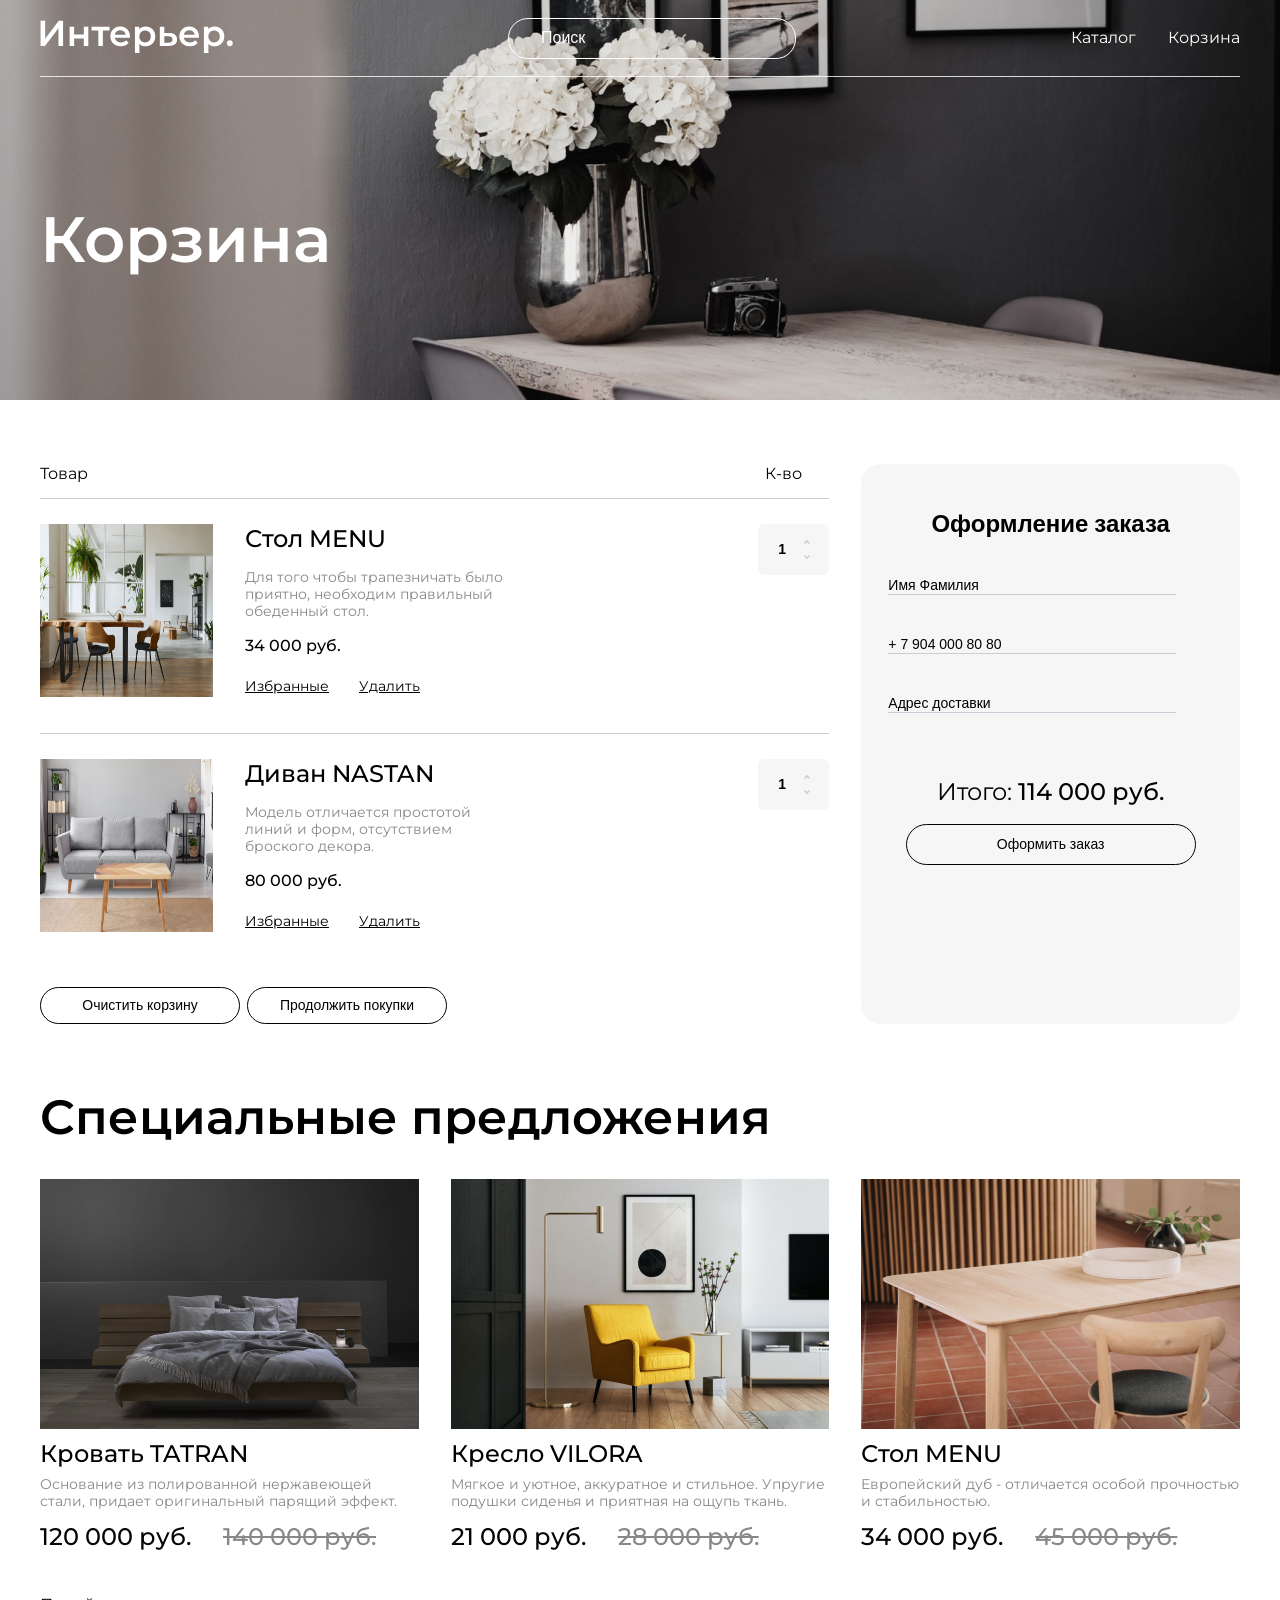
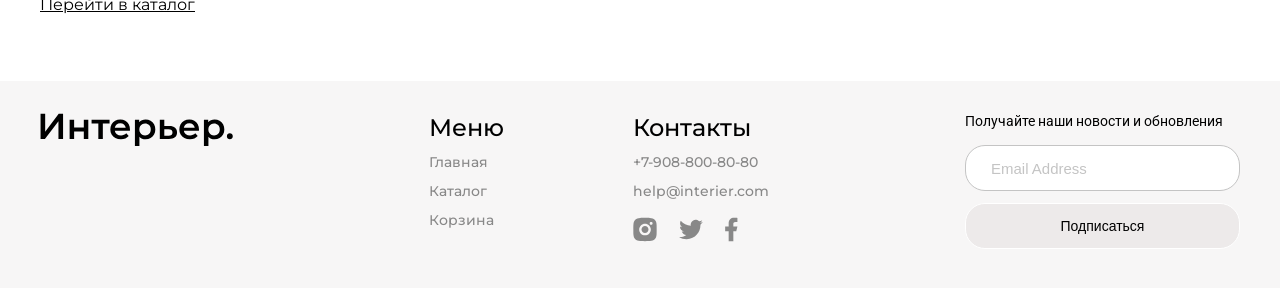
<file: Furniture's Store/cart.html>
<!DOCTYPE html>
<html lang="ru">
<head>
    <meta charset="UTF-8">
    <meta http-equiv="X-UA-Compatible" content="IE=edge">
    <meta name="viewport" content="width=device-width, initial-scale=1.0">
    <link rel="stylesheet" href="css/styles.css">
    <title>Корзина</title>
</head>
<body>
    <div class="top top-cart center">
        <header class="top__header header">
            <a href="index.html"><img src="img/top-logo.svg" alt="Logo" class="top__logo"></a>
            <input type="text" class="header__input" placeholder="Поиск">
            <nav class="header__menu menu">
                <a class="menu__link" href="catalog.html">Каталог</a>
                <a class="menu__link" href="cart.html">Корзина</a>
            </nav>
            <div class="header__menu-mobile">
                <a href="#">
                    <svg width="17" height="16" viewBox="0 0 17 16" fill="none" xmlns="http://www.w3.org/2000/svg">
                        <path d="M2.7515 1.99141C1.59282 3.14838 0.918906 4.70363 0.867092 6.34023C0.815278 7.97682 1.38946 9.57159 2.47264 10.7995C3.55581 12.0275 5.06645 12.7962 6.69672 12.9491C8.29727 13.0991 9.89485 12.6444 11.1757 11.6766L14.5069 15.0085L14.5069 15.0085C14.5897 15.0914 14.6881 15.1571 14.7963 15.2019C14.9046 15.2468 15.0206 15.2698 15.1377 15.2698C15.2549 15.2698 15.3709 15.2468 15.4791 15.2019C15.5873 15.1571 15.6857 15.0914 15.7685 15.0085C15.8514 14.9257 15.9171 14.8274 15.9619 14.7191C16.0068 14.6109 16.0298 14.4949 16.0298 14.3777C16.0298 14.2606 16.0068 14.1446 15.9619 14.0363C15.9171 13.9281 15.8514 13.8298 15.7685 13.7469L15.7685 13.7469L12.4368 10.416C13.4021 9.13496 13.8547 7.53846 13.7038 5.93943C13.5501 4.31054 12.7816 2.80139 11.5547 1.719C10.3277 0.636623 8.73451 0.0623154 7.09916 0.11292C5.46381 0.163525 3.90917 0.835233 2.7515 1.99141ZM2.7515 1.99141L2.82216 2.06217L2.7515 1.99141ZM10.5895 3.25366C11.0271 3.68416 11.3751 4.19703 11.6135 4.76269C11.8518 5.32835 11.9758 5.93561 11.9783 6.54944C11.9808 7.16327 11.8618 7.77152 11.628 8.3391C11.3943 8.90669 11.0505 9.42238 10.6164 9.85642C10.1824 10.2905 9.66668 10.6343 9.09909 10.868C8.53151 11.1018 7.92326 11.2208 7.30943 11.2183C6.6956 11.2158 6.08834 11.0918 5.52268 10.8535C4.95702 10.6151 4.44415 10.2671 4.01365 9.82954C3.15334 8.95509 2.67341 7.77613 2.6784 6.54944C2.6834 5.32275 3.17291 4.14773 4.04032 3.28033C4.90772 2.41292 6.08274 1.92341 7.30943 1.91841C8.53612 1.91342 9.71508 2.39335 10.5895 3.25366Z" fill="white" stroke="white" stroke-width="0.2"/>
                    </svg>
                </a>
                <a href="catalog.html">
                    <svg width="20" height="21" viewBox="0 0 20 21" fill="none" xmlns="http://www.w3.org/2000/svg">
                        <rect x="0.800537" y="0.900024" width="4.57143" height="4.57143" fill="white"/>
                        <rect x="0.800537" y="8.21436" width="4.57143" height="4.57143" fill="white"/>
                        <rect x="0.800537" y="15.5286" width="4.57143" height="4.57143" fill="white"/>
                        <rect x="8.11401" y="8.21436" width="4.57143" height="4.57143" fill="white"/>
                        <rect x="8.11401" y="15.5286" width="4.57143" height="4.57143" fill="white"/>
                        <rect x="8.11401" y="0.900024" width="4.57143" height="4.57143" fill="white"/>
                        <rect x="15.4285" y="8.21436" width="4.57143" height="4.57143" fill="white"/>
                        <rect x="15.4285" y="15.5286" width="4.57143" height="4.57143" fill="white"/>
                        <rect x="15.4285" y="0.900024" width="4.57143" height="4.57143" fill="white"/>
                    </svg>
                </a>
                <a href="cart.html">
                    <svg width="19" height="17" viewBox="0 0 19 17" fill="none" xmlns="http://www.w3.org/2000/svg">
                        <path d="M11.5834 16.8333C12.1359 16.8333 12.6658 16.6138 13.0566 16.2231C13.4473 15.8324 13.6667 15.3025 13.6667 14.75C13.6667 14.1974 13.4473 13.6675 13.0566 13.2768C12.6658 12.8861 12.1359 12.6666 11.5834 12.6666C11.0309 12.6666 10.501 12.8861 10.1103 13.2768C9.71957 13.6675 9.50008 14.1974 9.50008 14.75C9.50008 15.3025 9.71957 15.8324 10.1103 16.2231C10.501 16.6138 11.0309 16.8333 11.5834 16.8333ZM4.29174 16.8333C4.84428 16.8333 5.37418 16.6138 5.76488 16.2231C6.15558 15.8324 6.37508 15.3025 6.37508 14.75C6.37508 14.1974 6.15558 13.6675 5.76488 13.2768C5.37418 12.8861 4.84428 12.6666 4.29174 12.6666C3.73921 12.6666 3.20931 12.8861 2.81861 13.2768C2.4279 13.6675 2.20841 14.1974 2.20841 14.75C2.20841 15.3025 2.4279 15.8324 2.81861 16.2231C3.20931 16.6138 3.73921 16.8333 4.29174 16.8333ZM17.873 2.16975C18.133 2.16136 18.3796 2.05217 18.5606 1.86525C18.7416 1.67834 18.8428 1.42836 18.8428 1.16819C18.8428 0.908013 18.7416 0.658037 18.5606 0.471123C18.3796 0.28421 18.133 0.175013 17.873 0.166626H16.674C15.7345 0.166626 14.922 0.818709 14.7178 1.73538L13.4126 7.61246C13.2084 8.52912 12.3959 9.18121 11.4563 9.18121H3.63133L2.12924 3.17079H11.8636C12.1212 3.15904 12.3644 3.04844 12.5425 2.86199C12.7206 2.67555 12.82 2.42761 12.82 2.16975C12.82 1.91189 12.7206 1.66395 12.5425 1.47751C12.3644 1.29106 12.1212 1.18046 11.8636 1.16871H2.12924C1.82473 1.16862 1.5242 1.23796 1.25051 1.37145C0.976816 1.50495 0.737162 1.69909 0.549763 1.93911C0.362364 2.17913 0.232155 2.45872 0.169035 2.75662C0.105913 3.05452 0.111544 3.36289 0.185495 3.65829L1.68758 9.66662C1.79586 10.1002 2.046 10.485 2.39821 10.7601C2.75042 11.0351 3.18447 11.1844 3.63133 11.1843H11.4563C12.368 11.1845 13.2524 10.8736 13.9636 10.3032C14.6748 9.73275 15.1701 8.93681 15.3678 8.04683L16.674 2.16975H17.873Z" fill="white"/>
                    </svg>
                </a>
            </div>
        </header>
        <h1 class="top__title">Корзина</h1>
    </div>
    <main class="main center">
        <section class="main__cart cart">
            <div class="cart__menu menu">
                <p class="menu__head head">
                    <span class="head__text">Товар</span>
                    <span class="head__text">К-во</span>
                </p>
                <div class="menu__container container">
                    <div class="container__item item">
                        <img src="img/table-menu.jpg" alt="Table Menu" class="item__img">
                        <div class="item__content content">
                            <h3 class="content__title">Стол MENU</h3>
                            <p class="content__text">
                                Для того чтобы трапезничать было приятно, необходим правильный обеденный стол.
                            </p>
                            <p class="content__price">34 000 руб.</p>
                            <div class="content__links">
                                <a href="#" class="content__link">Избранные</a>
                                <a href="#" class="content__link">Удалить</a>
                            </div>
                        </div>
                        <div class="item__number number">
                            <input type="number" min="1" value="1" class="number__input">
                            <button class="number__buttons number__button-up">
                                <svg width="6" height="5" viewBox="0 0 6 5" fill="none" xmlns="http://www.w3.org/2000/svg">
                                    <path d="M1 4L3 2L5 4" stroke="#CACDD8" stroke-width="1.6" stroke-linecap="round"/>
                                </svg>                      
                            </button>
                            <button class="number__buttons number__button-down">
                                <svg width="6" height="5" viewBox="0 0 6 5" fill="none" xmlns="http://www.w3.org/2000/svg">
                                    <path d="M5 1L3 3L1 0.999999" stroke="#CACDD8" stroke-width="1.6" stroke-linecap="round"/>
                                </svg>
                            </button>
                        </div>
                    </div>
                    <div class="container__item item">
                        <img src="img/coach-nastan.jpg" alt="Coach Nastan" class="item__img">
                        <div class="item__content content">
                            <h3 class="content__title">Диван NASTAN</h3>
                            <p class="content__text">
                                Модель отличается простотой линий и форм, отсутствием броского декора.
                            </p>
                            <p class="content__price">80 000 руб.</p>
                            <div class="content__links">
                                <a href="#" class="content__link">Избранные</a>
                                <a href="#" class="content__link">Удалить</a>
                            </div>
                        </div>
                        <div class="item__number number">
                            <input type="number" min="1" value="1" class="number__input">
                            <button class="number__buttons number__button-up">
                                <svg width="6" height="5" viewBox="0 0 6 5" fill="none" xmlns="http://www.w3.org/2000/svg">
                                    <path d="M1 4L3 2L5 4" stroke="#CACDD8" stroke-width="1.6" stroke-linecap="round"/>
                                </svg>                      
                            </button>
                            <button class="number__buttons number__button-down">
                                <svg width="6" height="5" viewBox="0 0 6 5" fill="none" xmlns="http://www.w3.org/2000/svg">
                                    <path d="M5 1L3 3L1 0.999999" stroke="#CACDD8" stroke-width="1.6" stroke-linecap="round"/>
                                </svg>
                            </button>
                        </div>
                    </div>
                </div>
                <div class="menu__buttons">
                    <button class="menu__button">Очистить корзину</button>
                    <button class="menu__button">Продолжить покупки</button>
                </div>
            </div>
            <form action="#" class="cart__ordering ordering">
                <h3 class="ordering__title">Оформление заказа</h3>
                <div class="ordering__fields fields">
                    <input type="text" class="fields__input" placeholder="Имя Фамилия">
                    <input type="tel" class="fields__input" placeholder="+ 7 904 000 80 80">
                    <input type="text" class="fields__input" placeholder="Адрес доставки">
                </div>
                <p class="ordering__total">Итого: <span class="ordering__total--bold">114 000 руб.</span></p>
                <button class="ordering__button">Оформить заказ</button>
            </form>
        </section>
        <section class="main__special main__special--in-cart">
            <h2 class="main__title">Специальные предложения</h2>
            <div class="main__product product">
                <div class="product__block">
                    <img src="img/bed-tatran-2.jpg" alt="Bed Tatran" class="product__img">
                    <a href="#" class="product__title">Кровать TATRAN</a>
                    <p class="product__text">
                        Основание из полированной нержавеющей стали, придает оригинальный парящий эффект.
                    </p>
                    <p class="product__prices">
                        <span class="product__price">120 000 руб.</span>
                        <span class="product__price product__price--sale">140 000 руб.</span>
                    </p>
                    <a href="#" class="product__hover-link product__hover-link--lock">
                        <svg width="20" height="22" viewBox="0 0 20 22" fill="none" xmlns="http://www.w3.org/2000/svg">
                            <path d="M5 7V5C5 3.67916 5.07093 1.93397 6 1C6.92908 0.0660251 8.68609 0 10 0C11.3139 0 13.0709 0.0660251 14 1C14.9291 1.93397 15 3.67916 15 5V7H18C18.2628 7 18.8142 6.81321 19 7C19.1858 7.18679 19 7.73583 19 8V20C19 20.2642 19.1858 20.8132 19 21C18.8142 21.1868 18.2628 21 18 21H2C1.73722 21 1.18582 21.1868 1 21C0.814189 20.8132 1 20.2642 1 20V8C1 7.73583 0.814189 7.18679 1 7C1.18582 6.81321 1.73722 7 2 7H5ZM5 9H3V19H17V9H15V11H13V9H7V11H5V9ZM7 7H13V5C13 4.2075 12.5575 3.56038 12 3C11.4426 2.43962 10.7884 2 10 2C9.21166 2 8.55745 2.43962 8 3C7.44256 3.56038 7 4.2075 7 5V7Z" fill="#C4C4C4"/>
                        </svg>
                    </a>
                    <a href="#" class="product__hover-link product__hover-link--heart">
                        <svg width="20" height="20" viewBox="0 0 20 20" fill="none" xmlns="http://www.w3.org/2000/svg">
                            <path d="M9.99999 19C9.35499 18.428 8.62599 17.833 7.85499 17.2H7.84499C5.12999 14.98 2.05299 12.468 0.693992 9.458C0.24751 8.49973 0.0108963 7.45713 -1.91116e-05 6.4C-0.00300091 4.94949 0.578763 3.55899 1.6138 2.54277C2.64884 1.52655 4.04978 0.970397 5.49999 1C6.68062 1.00187 7.83583 1.34308 8.82799 1.983C9.26396 2.26597 9.65841 2.60826 9.99999 3C10.3435 2.6098 10.738 2.26771 11.173 1.983C12.1647 1.34296 13.3197 1.00172 14.5 1C15.9502 0.970397 17.3511 1.52655 18.3862 2.54277C19.4212 3.55899 20.003 4.94949 20 6.4C19.9898 7.45882 19.7532 8.5032 19.306 9.463C17.947 12.473 14.871 14.984 12.156 17.2L12.146 17.208C11.374 17.837 10.646 18.432 10.001 19.008L9.99999 19ZM5.49999 3C4.5685 2.98835 3.67006 3.34485 2.99999 3.992C2.35438 4.62617 1.99355 5.49505 1.99991 6.4C2.01132 7.1705 2.18582 7.92985 2.51199 8.628C3.1535 9.92671 4.0191 11.1021 5.06899 12.1C6.05999 13.1 7.19999 14.068 8.18599 14.882C8.45899 15.107 8.73699 15.334 9.01499 15.561L9.18999 15.704C9.45699 15.922 9.73299 16.148 9.99999 16.37L10.013 16.358L10.019 16.353H10.025L10.034 16.346H10.039H10.044L10.062 16.331L10.103 16.298L10.11 16.292L10.121 16.284H10.127L10.136 16.276L10.8 15.731L10.974 15.588C11.255 15.359 11.533 15.132 11.806 14.907C12.792 14.093 13.933 13.126 14.924 12.121C15.974 11.1236 16.8397 9.94852 17.481 8.65C17.8131 7.9458 17.9901 7.17851 18 6.4C18.0042 5.49784 17.6435 4.6323 17 4C16.3312 3.34992 15.4326 2.99049 14.5 3C13.3619 2.99033 12.2739 3.46737 11.51 4.311L9.99999 6.051L8.48999 4.311C7.72606 3.46737 6.63807 2.99033 5.49999 3Z" fill="#C4C4C4"/>
                        </svg>
                    </a>
                </div>
                <div class="product__block">
                    <img src="img/armchair-vilora.jpg" alt="Armchair Vilora" class="product__img">
                    <a href="#" class="product__title">Кресло VILORA</a>
                    <p class="product__text">
                        Мягкое и уютное, аккуратное и стильное. Упругие подушки сиденья и приятная на ощупь ткань.
                    </p>
                    <p class="product__prices">
                        <span class="product__price">21 000 руб.</span>
                        <span class="product__price product__price--sale">28 000 руб.</span>
                    </p>
                    <a href="#" class="product__hover-link product__hover-link--lock">
                        <svg width="20" height="22" viewBox="0 0 20 22" fill="none" xmlns="http://www.w3.org/2000/svg">
                            <path d="M5 7V5C5 3.67916 5.07093 1.93397 6 1C6.92908 0.0660251 8.68609 0 10 0C11.3139 0 13.0709 0.0660251 14 1C14.9291 1.93397 15 3.67916 15 5V7H18C18.2628 7 18.8142 6.81321 19 7C19.1858 7.18679 19 7.73583 19 8V20C19 20.2642 19.1858 20.8132 19 21C18.8142 21.1868 18.2628 21 18 21H2C1.73722 21 1.18582 21.1868 1 21C0.814189 20.8132 1 20.2642 1 20V8C1 7.73583 0.814189 7.18679 1 7C1.18582 6.81321 1.73722 7 2 7H5ZM5 9H3V19H17V9H15V11H13V9H7V11H5V9ZM7 7H13V5C13 4.2075 12.5575 3.56038 12 3C11.4426 2.43962 10.7884 2 10 2C9.21166 2 8.55745 2.43962 8 3C7.44256 3.56038 7 4.2075 7 5V7Z" fill="#C4C4C4"/>
                        </svg>
                    </a>
                    <a href="#" class="product__hover-link product__hover-link--heart">
                        <svg width="20" height="20" viewBox="0 0 20 20" fill="none" xmlns="http://www.w3.org/2000/svg">
                            <path d="M9.99999 19C9.35499 18.428 8.62599 17.833 7.85499 17.2H7.84499C5.12999 14.98 2.05299 12.468 0.693992 9.458C0.24751 8.49973 0.0108963 7.45713 -1.91116e-05 6.4C-0.00300091 4.94949 0.578763 3.55899 1.6138 2.54277C2.64884 1.52655 4.04978 0.970397 5.49999 1C6.68062 1.00187 7.83583 1.34308 8.82799 1.983C9.26396 2.26597 9.65841 2.60826 9.99999 3C10.3435 2.6098 10.738 2.26771 11.173 1.983C12.1647 1.34296 13.3197 1.00172 14.5 1C15.9502 0.970397 17.3511 1.52655 18.3862 2.54277C19.4212 3.55899 20.003 4.94949 20 6.4C19.9898 7.45882 19.7532 8.5032 19.306 9.463C17.947 12.473 14.871 14.984 12.156 17.2L12.146 17.208C11.374 17.837 10.646 18.432 10.001 19.008L9.99999 19ZM5.49999 3C4.5685 2.98835 3.67006 3.34485 2.99999 3.992C2.35438 4.62617 1.99355 5.49505 1.99991 6.4C2.01132 7.1705 2.18582 7.92985 2.51199 8.628C3.1535 9.92671 4.0191 11.1021 5.06899 12.1C6.05999 13.1 7.19999 14.068 8.18599 14.882C8.45899 15.107 8.73699 15.334 9.01499 15.561L9.18999 15.704C9.45699 15.922 9.73299 16.148 9.99999 16.37L10.013 16.358L10.019 16.353H10.025L10.034 16.346H10.039H10.044L10.062 16.331L10.103 16.298L10.11 16.292L10.121 16.284H10.127L10.136 16.276L10.8 15.731L10.974 15.588C11.255 15.359 11.533 15.132 11.806 14.907C12.792 14.093 13.933 13.126 14.924 12.121C15.974 11.1236 16.8397 9.94852 17.481 8.65C17.8131 7.9458 17.9901 7.17851 18 6.4C18.0042 5.49784 17.6435 4.6323 17 4C16.3312 3.34992 15.4326 2.99049 14.5 3C13.3619 2.99033 12.2739 3.46737 11.51 4.311L9.99999 6.051L8.48999 4.311C7.72606 3.46737 6.63807 2.99033 5.49999 3Z" fill="#C4C4C4"/>
                        </svg>
                    </a>
                </div>
                <div class="product__block">
                    <img src="img/table-menu-2.jpg" alt="Table Menu" class="product__img">
                    <a href="#" class="product__title">Стол MENU</a>
                    <p class="product__text">
                        Европейский дуб - отличается особой прочностью и стабильностью.
                    </p>
                    <p class="product__prices">
                        <span class="product__price">34 000 руб.</span>
                        <span class="product__price product__price--sale">45 000 руб.</span>
                    </p>
                    <a href="#" class="product__hover-link product__hover-link--lock">
                        <svg width="20" height="22" viewBox="0 0 20 22" fill="none" xmlns="http://www.w3.org/2000/svg">
                            <path d="M5 7V5C5 3.67916 5.07093 1.93397 6 1C6.92908 0.0660251 8.68609 0 10 0C11.3139 0 13.0709 0.0660251 14 1C14.9291 1.93397 15 3.67916 15 5V7H18C18.2628 7 18.8142 6.81321 19 7C19.1858 7.18679 19 7.73583 19 8V20C19 20.2642 19.1858 20.8132 19 21C18.8142 21.1868 18.2628 21 18 21H2C1.73722 21 1.18582 21.1868 1 21C0.814189 20.8132 1 20.2642 1 20V8C1 7.73583 0.814189 7.18679 1 7C1.18582 6.81321 1.73722 7 2 7H5ZM5 9H3V19H17V9H15V11H13V9H7V11H5V9ZM7 7H13V5C13 4.2075 12.5575 3.56038 12 3C11.4426 2.43962 10.7884 2 10 2C9.21166 2 8.55745 2.43962 8 3C7.44256 3.56038 7 4.2075 7 5V7Z" fill="#C4C4C4"/>
                        </svg>
                    </a>
                    <a href="#" class="product__hover-link product__hover-link--heart">
                        <svg width="20" height="20" viewBox="0 0 20 20" fill="none" xmlns="http://www.w3.org/2000/svg">
                            <path d="M9.99999 19C9.35499 18.428 8.62599 17.833 7.85499 17.2H7.84499C5.12999 14.98 2.05299 12.468 0.693992 9.458C0.24751 8.49973 0.0108963 7.45713 -1.91116e-05 6.4C-0.00300091 4.94949 0.578763 3.55899 1.6138 2.54277C2.64884 1.52655 4.04978 0.970397 5.49999 1C6.68062 1.00187 7.83583 1.34308 8.82799 1.983C9.26396 2.26597 9.65841 2.60826 9.99999 3C10.3435 2.6098 10.738 2.26771 11.173 1.983C12.1647 1.34296 13.3197 1.00172 14.5 1C15.9502 0.970397 17.3511 1.52655 18.3862 2.54277C19.4212 3.55899 20.003 4.94949 20 6.4C19.9898 7.45882 19.7532 8.5032 19.306 9.463C17.947 12.473 14.871 14.984 12.156 17.2L12.146 17.208C11.374 17.837 10.646 18.432 10.001 19.008L9.99999 19ZM5.49999 3C4.5685 2.98835 3.67006 3.34485 2.99999 3.992C2.35438 4.62617 1.99355 5.49505 1.99991 6.4C2.01132 7.1705 2.18582 7.92985 2.51199 8.628C3.1535 9.92671 4.0191 11.1021 5.06899 12.1C6.05999 13.1 7.19999 14.068 8.18599 14.882C8.45899 15.107 8.73699 15.334 9.01499 15.561L9.18999 15.704C9.45699 15.922 9.73299 16.148 9.99999 16.37L10.013 16.358L10.019 16.353H10.025L10.034 16.346H10.039H10.044L10.062 16.331L10.103 16.298L10.11 16.292L10.121 16.284H10.127L10.136 16.276L10.8 15.731L10.974 15.588C11.255 15.359 11.533 15.132 11.806 14.907C12.792 14.093 13.933 13.126 14.924 12.121C15.974 11.1236 16.8397 9.94852 17.481 8.65C17.8131 7.9458 17.9901 7.17851 18 6.4C18.0042 5.49784 17.6435 4.6323 17 4C16.3312 3.34992 15.4326 2.99049 14.5 3C13.3619 2.99033 12.2739 3.46737 11.51 4.311L9.99999 6.051L8.48999 4.311C7.72606 3.46737 6.63807 2.99033 5.49999 3Z" fill="#C4C4C4"/>
                        </svg>
                    </a>
                </div>
            </div>
        </section>
        <a href="catalog.html" class="main__link">Перейти в каталог</a>
    </main>
    <footer class="footer center">
        <a href="index.html"><img src="img/footer-logo.svg" alt="Logo" class="footer__logo"></a>
        <div class="footer__info-block">
            <div class="footer__info info">
                <h3 class="info__title">Меню</h3>
                <a href="index.html" class="info__link">Главная</a>
                <a href="catalog.html" class="info__link">Каталог</a>
                <a href="cart.html" class="info__link">Корзина</a>
            </div>
            <div class="footer__info info">
                <h3 class="info__title">Контакты</h3>
                <a href="tel:+79088008080" class="info__link">+7-908-800-80-80</a>
                <a href="mailto:help@interier.com" class="info__link">help@interier.com</a>
                <div class="info__social-media">
                    <a href="#">
                        <svg class="info__icon" width="24" height="25" viewBox="0 0 24 25" fill="none" xmlns="http://www.w3.org/2000/svg">
                            <path d="M12 0.833984C15.1698 0.833984 15.5653 0.845651 16.809 0.903984C18.0515 0.962318 18.8973 1.15715 19.6417 1.44648C20.4117 1.74282 21.0603 2.14415 21.709 2.79165C22.3022 3.37486 22.7613 4.08034 23.0542 4.85898C23.3423 5.60215 23.5383 6.44915 23.5967 7.69165C23.6515 8.93532 23.6667 9.33082 23.6667 12.5007C23.6667 15.6705 23.655 16.066 23.5967 17.3097C23.5383 18.5522 23.3423 19.398 23.0542 20.1423C22.7621 20.9214 22.303 21.627 21.709 22.2097C21.1256 22.8027 20.4202 23.2617 19.6417 23.5548C18.8985 23.843 18.0515 24.039 16.809 24.0973C15.5653 24.1522 15.1698 24.1673 12 24.1673C8.83017 24.1673 8.43467 24.1557 7.191 24.0973C5.9485 24.039 5.10267 23.843 4.35834 23.5548C3.57938 23.2625 2.87378 22.8034 2.291 22.2097C1.69764 21.6265 1.23859 20.921 0.945836 20.1423C0.656503 19.3992 0.461669 18.5522 0.403336 17.3097C0.348502 16.066 0.333336 15.6705 0.333336 12.5007C0.333336 9.33082 0.345002 8.93532 0.403336 7.69165C0.461669 6.44798 0.656503 5.60332 0.945836 4.85898C1.23778 4.07986 1.69694 3.37419 2.291 2.79165C2.87395 2.19809 3.5795 1.739 4.35834 1.44648C5.10267 1.15715 5.94734 0.962318 7.191 0.903984C8.43467 0.849151 8.83017 0.833984 12 0.833984ZM12 6.66732C10.4529 6.66732 8.96918 7.2819 7.87521 8.37586C6.78125 9.46982 6.16667 10.9536 6.16667 12.5007C6.16667 14.0477 6.78125 15.5315 7.87521 16.6254C8.96918 17.7194 10.4529 18.334 12 18.334C13.5471 18.334 15.0308 17.7194 16.1248 16.6254C17.2188 15.5315 17.8333 14.0477 17.8333 12.5007C17.8333 10.9536 17.2188 9.46982 16.1248 8.37586C15.0308 7.2819 13.5471 6.66732 12 6.66732ZM19.5833 6.37565C19.5833 5.98888 19.4297 5.61794 19.1562 5.34445C18.8827 5.07096 18.5118 4.91732 18.125 4.91732C17.7382 4.91732 17.3673 5.07096 17.0938 5.34445C16.8203 5.61794 16.6667 5.98888 16.6667 6.37565C16.6667 6.76243 16.8203 7.13336 17.0938 7.40685C17.3673 7.68034 17.7382 7.83398 18.125 7.83398C18.5118 7.83398 18.8827 7.68034 19.1562 7.40685C19.4297 7.13336 19.5833 6.76243 19.5833 6.37565ZM12 9.00065C12.9283 9.00065 13.8185 9.3694 14.4749 10.0258C15.1313 10.6822 15.5 11.5724 15.5 12.5007C15.5 13.4289 15.1313 14.3191 14.4749 14.9755C13.8185 15.6319 12.9283 16.0007 12 16.0007C11.0717 16.0007 10.1815 15.6319 9.52513 14.9755C8.86875 14.3191 8.5 13.4289 8.5 12.5007C8.5 11.5724 8.86875 10.6822 9.52513 10.0258C10.1815 9.3694 11.0717 9.00065 12 9.00065Z" fill="#888888"/>
                        </svg>      
                    </a>
                    <a href="#">
                        <svg class="info__icon" width="24" height="21" viewBox="0 0 24 21" fill="none" xmlns="http://www.w3.org/2000/svg">
                            <path d="M23.8557 3.09919C22.965 3.49317 22.0205 3.75191 21.0533 3.86686C22.0727 3.2572 22.8357 2.29771 23.2 1.16719C22.2433 1.73652 21.1945 2.13552 20.1013 2.35136C19.3671 1.5657 18.3938 1.04465 17.3328 0.869207C16.2718 0.693765 15.1826 0.873764 14.2345 1.38122C13.2864 1.88868 12.5325 2.69516 12.09 3.67528C11.6475 4.65541 11.5412 5.75427 11.7877 6.80103C9.84763 6.70379 7.94973 6.19964 6.21718 5.3213C4.48462 4.44296 2.95616 3.21008 1.73101 1.70269C1.29735 2.44755 1.06946 3.29429 1.07067 4.15619C1.07067 5.84786 1.93167 7.34236 3.24067 8.21736C2.46602 8.19297 1.70841 7.98377 1.03101 7.60719V7.66786C1.03124 8.79451 1.42111 9.88641 2.1345 10.7584C2.84789 11.6304 3.8409 12.2289 4.94517 12.4524C4.22606 12.6472 3.47203 12.676 2.74017 12.5364C3.05152 13.5061 3.65835 14.3543 4.4757 14.962C5.29305 15.5697 6.27999 15.9066 7.29834 15.9255C6.28624 16.7204 5.12738 17.308 3.88804 17.6547C2.64869 18.0014 1.35316 18.1005 0.0755081 17.9462C2.30582 19.3805 4.90212 20.142 7.55384 20.1395C16.529 20.1395 21.4372 12.7044 21.4372 6.25619C21.4372 6.04619 21.4313 5.83386 21.422 5.62619C22.3773 4.93572 23.2019 4.08038 23.8568 3.10036L23.8557 3.09919Z" fill="#888888"/>
                        </svg>
                    </a>
                    <a href="#">
                        <svg class="info__icon" width="13" height="25" viewBox="0 0 13 25" fill="none" xmlns="http://www.w3.org/2000/svg">
                            <path d="M8.33332 14.2218H11.25L12.4167 9.55518H8.33332V7.22184C8.33332 6.02018 8.33332 4.88851 10.6667 4.88851H12.4167V0.968509C12.0363 0.918343 10.6002 0.805176 9.08349 0.805176C5.91599 0.805176 3.66666 2.73834 3.66666 6.28851V9.55518H0.166656V14.2218H3.66666V24.1385H8.33332V14.2218Z" fill="#888888"/>
                        </svg>
                    </a>
                </div>
            </div>
        </div>
        <form action="#" class="footer__form form">
            <p class="form__text form__text--roboto">Получайте наши новости и обновления</p>
            <input type="email" class="form__input" placeholder="Email Address">
            <button class="form__button">Подписаться</button>
        </form>
    </footer>
</body>
</html>
</file>
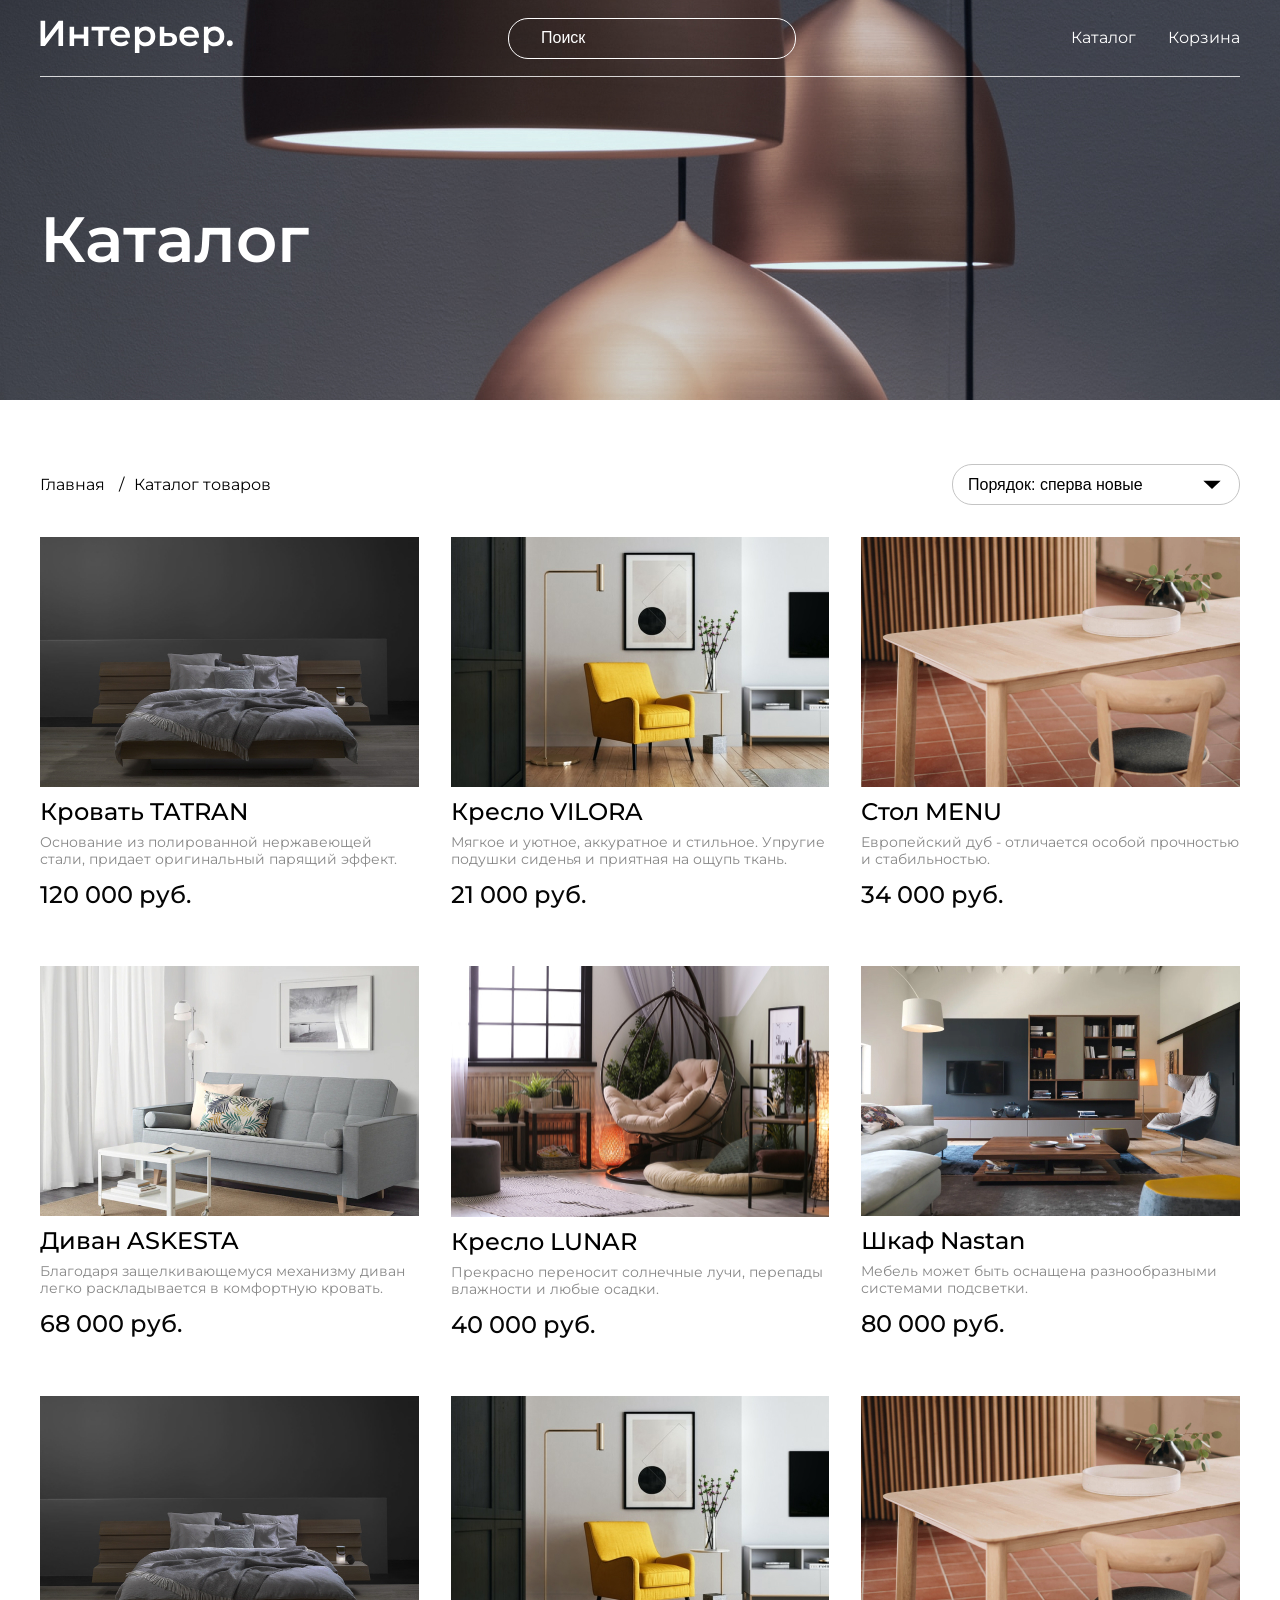
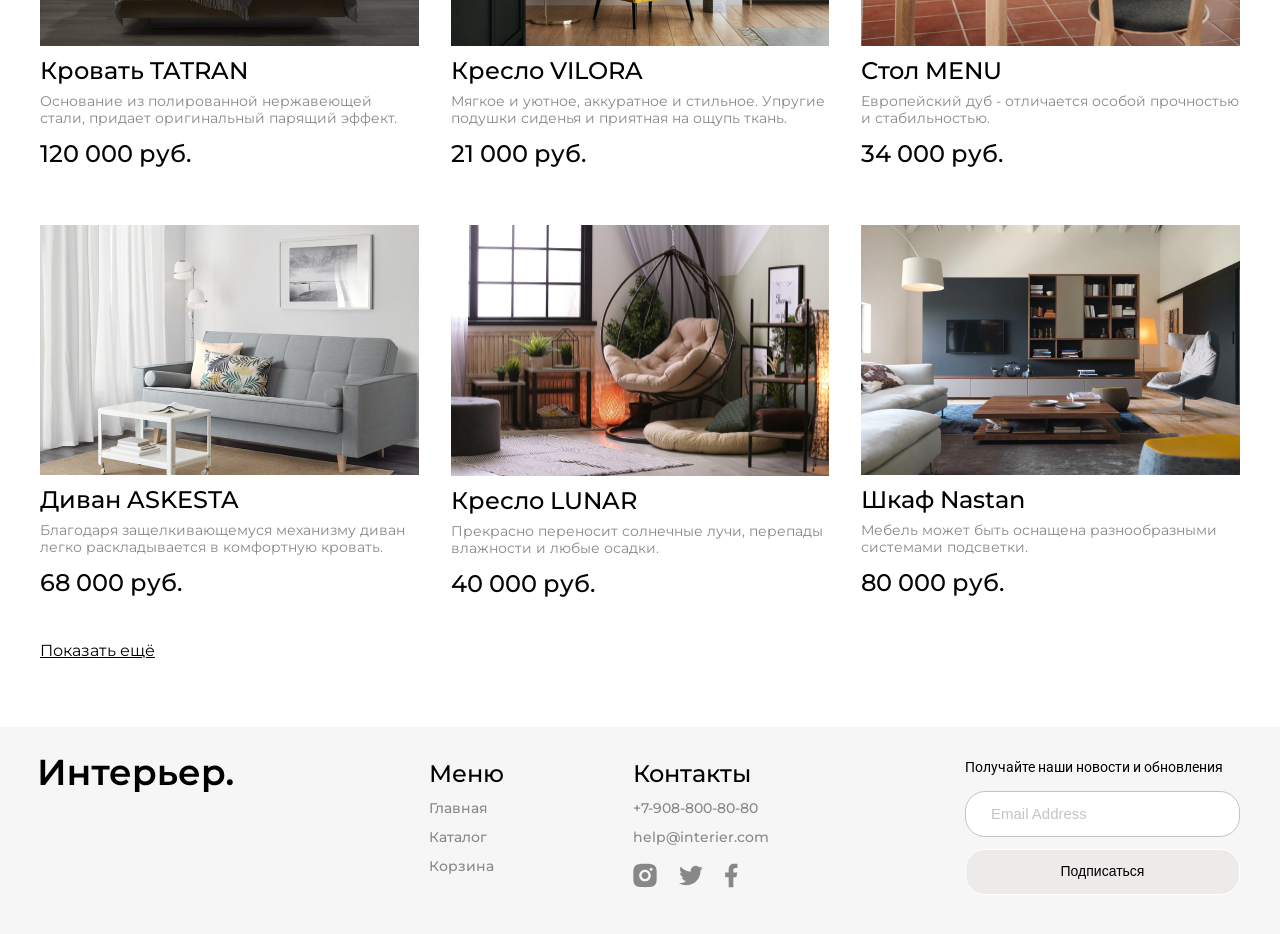
<file: Furniture's Store/catalog.html>
<!DOCTYPE html>
<html lang="ru">
<head>
    <meta charset="UTF-8">
    <meta http-equiv="X-UA-Compatible" content="IE=edge">
    <meta name="viewport" content="width=device-width, initial-scale=1.0">
    <link rel="stylesheet" href="css/styles.css">
    <title>Каталог</title>
</head>
<body>
    <div class="top top-catalog center">
        <header class="top__header header">
            <a href="index.html"><img src="img/top-logo.svg" alt="Logo" class="top__logo"></a>
            <input type="text" class="header__input" placeholder="Поиск">
            <nav class="header__menu menu">
                <a class="menu__link" href="catalog.html">Каталог</a>
                <a class="menu__link" href="cart.html">Корзина</a>
            </nav>
            <div class="header__menu-mobile">
                <a href="#">
                    <svg width="17" height="16" viewBox="0 0 17 16" fill="none" xmlns="http://www.w3.org/2000/svg">
                        <path d="M2.7515 1.99141C1.59282 3.14838 0.918906 4.70363 0.867092 6.34023C0.815278 7.97682 1.38946 9.57159 2.47264 10.7995C3.55581 12.0275 5.06645 12.7962 6.69672 12.9491C8.29727 13.0991 9.89485 12.6444 11.1757 11.6766L14.5069 15.0085L14.5069 15.0085C14.5897 15.0914 14.6881 15.1571 14.7963 15.2019C14.9046 15.2468 15.0206 15.2698 15.1377 15.2698C15.2549 15.2698 15.3709 15.2468 15.4791 15.2019C15.5873 15.1571 15.6857 15.0914 15.7685 15.0085C15.8514 14.9257 15.9171 14.8274 15.9619 14.7191C16.0068 14.6109 16.0298 14.4949 16.0298 14.3777C16.0298 14.2606 16.0068 14.1446 15.9619 14.0363C15.9171 13.9281 15.8514 13.8298 15.7685 13.7469L15.7685 13.7469L12.4368 10.416C13.4021 9.13496 13.8547 7.53846 13.7038 5.93943C13.5501 4.31054 12.7816 2.80139 11.5547 1.719C10.3277 0.636623 8.73451 0.0623154 7.09916 0.11292C5.46381 0.163525 3.90917 0.835233 2.7515 1.99141ZM2.7515 1.99141L2.82216 2.06217L2.7515 1.99141ZM10.5895 3.25366C11.0271 3.68416 11.3751 4.19703 11.6135 4.76269C11.8518 5.32835 11.9758 5.93561 11.9783 6.54944C11.9808 7.16327 11.8618 7.77152 11.628 8.3391C11.3943 8.90669 11.0505 9.42238 10.6164 9.85642C10.1824 10.2905 9.66668 10.6343 9.09909 10.868C8.53151 11.1018 7.92326 11.2208 7.30943 11.2183C6.6956 11.2158 6.08834 11.0918 5.52268 10.8535C4.95702 10.6151 4.44415 10.2671 4.01365 9.82954C3.15334 8.95509 2.67341 7.77613 2.6784 6.54944C2.6834 5.32275 3.17291 4.14773 4.04032 3.28033C4.90772 2.41292 6.08274 1.92341 7.30943 1.91841C8.53612 1.91342 9.71508 2.39335 10.5895 3.25366Z" fill="white" stroke="white" stroke-width="0.2"/>
                    </svg>
                </a>
                <a href="catalog.html">
                    <svg width="20" height="21" viewBox="0 0 20 21" fill="none" xmlns="http://www.w3.org/2000/svg">
                        <rect x="0.800537" y="0.900024" width="4.57143" height="4.57143" fill="white"/>
                        <rect x="0.800537" y="8.21436" width="4.57143" height="4.57143" fill="white"/>
                        <rect x="0.800537" y="15.5286" width="4.57143" height="4.57143" fill="white"/>
                        <rect x="8.11401" y="8.21436" width="4.57143" height="4.57143" fill="white"/>
                        <rect x="8.11401" y="15.5286" width="4.57143" height="4.57143" fill="white"/>
                        <rect x="8.11401" y="0.900024" width="4.57143" height="4.57143" fill="white"/>
                        <rect x="15.4285" y="8.21436" width="4.57143" height="4.57143" fill="white"/>
                        <rect x="15.4285" y="15.5286" width="4.57143" height="4.57143" fill="white"/>
                        <rect x="15.4285" y="0.900024" width="4.57143" height="4.57143" fill="white"/>
                    </svg>
                </a>
                <a href="cart.html">
                    <svg width="19" height="17" viewBox="0 0 19 17" fill="none" xmlns="http://www.w3.org/2000/svg">
                        <path d="M11.5834 16.8333C12.1359 16.8333 12.6658 16.6138 13.0566 16.2231C13.4473 15.8324 13.6667 15.3025 13.6667 14.75C13.6667 14.1974 13.4473 13.6675 13.0566 13.2768C12.6658 12.8861 12.1359 12.6666 11.5834 12.6666C11.0309 12.6666 10.501 12.8861 10.1103 13.2768C9.71957 13.6675 9.50008 14.1974 9.50008 14.75C9.50008 15.3025 9.71957 15.8324 10.1103 16.2231C10.501 16.6138 11.0309 16.8333 11.5834 16.8333ZM4.29174 16.8333C4.84428 16.8333 5.37418 16.6138 5.76488 16.2231C6.15558 15.8324 6.37508 15.3025 6.37508 14.75C6.37508 14.1974 6.15558 13.6675 5.76488 13.2768C5.37418 12.8861 4.84428 12.6666 4.29174 12.6666C3.73921 12.6666 3.20931 12.8861 2.81861 13.2768C2.4279 13.6675 2.20841 14.1974 2.20841 14.75C2.20841 15.3025 2.4279 15.8324 2.81861 16.2231C3.20931 16.6138 3.73921 16.8333 4.29174 16.8333ZM17.873 2.16975C18.133 2.16136 18.3796 2.05217 18.5606 1.86525C18.7416 1.67834 18.8428 1.42836 18.8428 1.16819C18.8428 0.908013 18.7416 0.658037 18.5606 0.471123C18.3796 0.28421 18.133 0.175013 17.873 0.166626H16.674C15.7345 0.166626 14.922 0.818709 14.7178 1.73538L13.4126 7.61246C13.2084 8.52912 12.3959 9.18121 11.4563 9.18121H3.63133L2.12924 3.17079H11.8636C12.1212 3.15904 12.3644 3.04844 12.5425 2.86199C12.7206 2.67555 12.82 2.42761 12.82 2.16975C12.82 1.91189 12.7206 1.66395 12.5425 1.47751C12.3644 1.29106 12.1212 1.18046 11.8636 1.16871H2.12924C1.82473 1.16862 1.5242 1.23796 1.25051 1.37145C0.976816 1.50495 0.737162 1.69909 0.549763 1.93911C0.362364 2.17913 0.232155 2.45872 0.169035 2.75662C0.105913 3.05452 0.111544 3.36289 0.185495 3.65829L1.68758 9.66662C1.79586 10.1002 2.046 10.485 2.39821 10.7601C2.75042 11.0351 3.18447 11.1844 3.63133 11.1843H11.4563C12.368 11.1845 13.2524 10.8736 13.9636 10.3032C14.6748 9.73275 15.1701 8.93681 15.3678 8.04683L16.674 2.16975H17.873Z" fill="white"/>
                    </svg>
                </a>
            </div>
        </header>
        <h1 class="top__title">Каталог</h1>
    </div>
    <main class="main center">
        <section class="main__catalog catalog">
            <div class="catalog__head-section head-section">
                <ul class="head-section__bread-crumbs bread-crumbs">
                    <li class="bread-crumbs__item">
                        <a href="index.html" class="bread-crumbs__link">Главная</a>
                    </li>
                    <li class="bread-crumbs__item"><span class="bread-crumbs__here">Каталог товаров</span></li>
                </ul>
                <select class="head-section__select">
                    <option value="new" selected>Порядок: сперва новые</option>
                    <option value="old">Порядок: сперва старые</option>
                    <option value="sale">Порядок: сперва со скидкой</option>
                </select>
            </div>
            <div class="main__product product main__product--in-catalog">
                <div class="product__block">
                    <img src="img/bed-tatran-2.jpg" alt="Bed Tatran" class="product__img">
                    <a href="#" class="product__title">Кровать TATRAN</a>
                    <p class="product__text">
                        Основание из полированной нержавеющей стали, придает оригинальный парящий эффект.
                    </p>
                    <p class="product__prices">
                        <span class="product__price">120 000 руб.</span>
                    </p>
                    <a href="#" class="product__hover-link product__hover-link--lock">
                        <svg width="20" height="22" viewBox="0 0 20 22" fill="none" xmlns="http://www.w3.org/2000/svg">
                            <path d="M5 7V5C5 3.67916 5.07093 1.93397 6 1C6.92908 0.0660251 8.68609 0 10 0C11.3139 0 13.0709 0.0660251 14 1C14.9291 1.93397 15 3.67916 15 5V7H18C18.2628 7 18.8142 6.81321 19 7C19.1858 7.18679 19 7.73583 19 8V20C19 20.2642 19.1858 20.8132 19 21C18.8142 21.1868 18.2628 21 18 21H2C1.73722 21 1.18582 21.1868 1 21C0.814189 20.8132 1 20.2642 1 20V8C1 7.73583 0.814189 7.18679 1 7C1.18582 6.81321 1.73722 7 2 7H5ZM5 9H3V19H17V9H15V11H13V9H7V11H5V9ZM7 7H13V5C13 4.2075 12.5575 3.56038 12 3C11.4426 2.43962 10.7884 2 10 2C9.21166 2 8.55745 2.43962 8 3C7.44256 3.56038 7 4.2075 7 5V7Z" fill="#C4C4C4"/>
                        </svg>
                    </a>
                    <a href="#" class="product__hover-link product__hover-link--heart">
                        <svg width="20" height="20" viewBox="0 0 20 20" fill="none" xmlns="http://www.w3.org/2000/svg">
                            <path d="M9.99999 19C9.35499 18.428 8.62599 17.833 7.85499 17.2H7.84499C5.12999 14.98 2.05299 12.468 0.693992 9.458C0.24751 8.49973 0.0108963 7.45713 -1.91116e-05 6.4C-0.00300091 4.94949 0.578763 3.55899 1.6138 2.54277C2.64884 1.52655 4.04978 0.970397 5.49999 1C6.68062 1.00187 7.83583 1.34308 8.82799 1.983C9.26396 2.26597 9.65841 2.60826 9.99999 3C10.3435 2.6098 10.738 2.26771 11.173 1.983C12.1647 1.34296 13.3197 1.00172 14.5 1C15.9502 0.970397 17.3511 1.52655 18.3862 2.54277C19.4212 3.55899 20.003 4.94949 20 6.4C19.9898 7.45882 19.7532 8.5032 19.306 9.463C17.947 12.473 14.871 14.984 12.156 17.2L12.146 17.208C11.374 17.837 10.646 18.432 10.001 19.008L9.99999 19ZM5.49999 3C4.5685 2.98835 3.67006 3.34485 2.99999 3.992C2.35438 4.62617 1.99355 5.49505 1.99991 6.4C2.01132 7.1705 2.18582 7.92985 2.51199 8.628C3.1535 9.92671 4.0191 11.1021 5.06899 12.1C6.05999 13.1 7.19999 14.068 8.18599 14.882C8.45899 15.107 8.73699 15.334 9.01499 15.561L9.18999 15.704C9.45699 15.922 9.73299 16.148 9.99999 16.37L10.013 16.358L10.019 16.353H10.025L10.034 16.346H10.039H10.044L10.062 16.331L10.103 16.298L10.11 16.292L10.121 16.284H10.127L10.136 16.276L10.8 15.731L10.974 15.588C11.255 15.359 11.533 15.132 11.806 14.907C12.792 14.093 13.933 13.126 14.924 12.121C15.974 11.1236 16.8397 9.94852 17.481 8.65C17.8131 7.9458 17.9901 7.17851 18 6.4C18.0042 5.49784 17.6435 4.6323 17 4C16.3312 3.34992 15.4326 2.99049 14.5 3C13.3619 2.99033 12.2739 3.46737 11.51 4.311L9.99999 6.051L8.48999 4.311C7.72606 3.46737 6.63807 2.99033 5.49999 3Z" fill="#C4C4C4"/>
                        </svg>
                    </a>
                </div>
                <div class="product__block">
                    <img src="img/armchair-vilora.jpg" alt="Armchair Vilora" class="product__img">
                    <a href="#" class="product__title">Кресло VILORA</a>
                    <p class="product__text">
                        Мягкое и уютное, аккуратное и стильное. Упругие подушки сиденья и приятная на ощупь ткань.
                    </p>
                    <p class="product__prices">
                        <span class="product__price">21 000 руб.</span>
                    </p>
                    <a href="#" class="product__hover-link product__hover-link--lock">
                        <svg width="20" height="22" viewBox="0 0 20 22" fill="none" xmlns="http://www.w3.org/2000/svg">
                            <path d="M5 7V5C5 3.67916 5.07093 1.93397 6 1C6.92908 0.0660251 8.68609 0 10 0C11.3139 0 13.0709 0.0660251 14 1C14.9291 1.93397 15 3.67916 15 5V7H18C18.2628 7 18.8142 6.81321 19 7C19.1858 7.18679 19 7.73583 19 8V20C19 20.2642 19.1858 20.8132 19 21C18.8142 21.1868 18.2628 21 18 21H2C1.73722 21 1.18582 21.1868 1 21C0.814189 20.8132 1 20.2642 1 20V8C1 7.73583 0.814189 7.18679 1 7C1.18582 6.81321 1.73722 7 2 7H5ZM5 9H3V19H17V9H15V11H13V9H7V11H5V9ZM7 7H13V5C13 4.2075 12.5575 3.56038 12 3C11.4426 2.43962 10.7884 2 10 2C9.21166 2 8.55745 2.43962 8 3C7.44256 3.56038 7 4.2075 7 5V7Z" fill="#C4C4C4"/>
                        </svg>
                    </a>
                    <a href="#" class="product__hover-link product__hover-link--heart">
                        <svg width="20" height="20" viewBox="0 0 20 20" fill="none" xmlns="http://www.w3.org/2000/svg">
                            <path d="M9.99999 19C9.35499 18.428 8.62599 17.833 7.85499 17.2H7.84499C5.12999 14.98 2.05299 12.468 0.693992 9.458C0.24751 8.49973 0.0108963 7.45713 -1.91116e-05 6.4C-0.00300091 4.94949 0.578763 3.55899 1.6138 2.54277C2.64884 1.52655 4.04978 0.970397 5.49999 1C6.68062 1.00187 7.83583 1.34308 8.82799 1.983C9.26396 2.26597 9.65841 2.60826 9.99999 3C10.3435 2.6098 10.738 2.26771 11.173 1.983C12.1647 1.34296 13.3197 1.00172 14.5 1C15.9502 0.970397 17.3511 1.52655 18.3862 2.54277C19.4212 3.55899 20.003 4.94949 20 6.4C19.9898 7.45882 19.7532 8.5032 19.306 9.463C17.947 12.473 14.871 14.984 12.156 17.2L12.146 17.208C11.374 17.837 10.646 18.432 10.001 19.008L9.99999 19ZM5.49999 3C4.5685 2.98835 3.67006 3.34485 2.99999 3.992C2.35438 4.62617 1.99355 5.49505 1.99991 6.4C2.01132 7.1705 2.18582 7.92985 2.51199 8.628C3.1535 9.92671 4.0191 11.1021 5.06899 12.1C6.05999 13.1 7.19999 14.068 8.18599 14.882C8.45899 15.107 8.73699 15.334 9.01499 15.561L9.18999 15.704C9.45699 15.922 9.73299 16.148 9.99999 16.37L10.013 16.358L10.019 16.353H10.025L10.034 16.346H10.039H10.044L10.062 16.331L10.103 16.298L10.11 16.292L10.121 16.284H10.127L10.136 16.276L10.8 15.731L10.974 15.588C11.255 15.359 11.533 15.132 11.806 14.907C12.792 14.093 13.933 13.126 14.924 12.121C15.974 11.1236 16.8397 9.94852 17.481 8.65C17.8131 7.9458 17.9901 7.17851 18 6.4C18.0042 5.49784 17.6435 4.6323 17 4C16.3312 3.34992 15.4326 2.99049 14.5 3C13.3619 2.99033 12.2739 3.46737 11.51 4.311L9.99999 6.051L8.48999 4.311C7.72606 3.46737 6.63807 2.99033 5.49999 3Z" fill="#C4C4C4"/>
                        </svg>
                    </a>
                </div>
                <div class="product__block">
                    <img src="img/table-menu-2.jpg" alt="Table Menu" class="product__img">
                    <a href="#" class="product__title">Стол MENU</a>
                    <p class="product__text">
                        Европейский дуб - отличается особой прочностью и стабильностью.
                    </p>
                    <p class="product__prices">
                        <span class="product__price">34 000 руб.</span>
                    </p>
                    <a href="#" class="product__hover-link product__hover-link--lock">
                        <svg width="20" height="22" viewBox="0 0 20 22" fill="none" xmlns="http://www.w3.org/2000/svg">
                            <path d="M5 7V5C5 3.67916 5.07093 1.93397 6 1C6.92908 0.0660251 8.68609 0 10 0C11.3139 0 13.0709 0.0660251 14 1C14.9291 1.93397 15 3.67916 15 5V7H18C18.2628 7 18.8142 6.81321 19 7C19.1858 7.18679 19 7.73583 19 8V20C19 20.2642 19.1858 20.8132 19 21C18.8142 21.1868 18.2628 21 18 21H2C1.73722 21 1.18582 21.1868 1 21C0.814189 20.8132 1 20.2642 1 20V8C1 7.73583 0.814189 7.18679 1 7C1.18582 6.81321 1.73722 7 2 7H5ZM5 9H3V19H17V9H15V11H13V9H7V11H5V9ZM7 7H13V5C13 4.2075 12.5575 3.56038 12 3C11.4426 2.43962 10.7884 2 10 2C9.21166 2 8.55745 2.43962 8 3C7.44256 3.56038 7 4.2075 7 5V7Z" fill="#C4C4C4"/>
                        </svg>
                    </a>
                    <a href="#" class="product__hover-link product__hover-link--heart">
                        <svg width="20" height="20" viewBox="0 0 20 20" fill="none" xmlns="http://www.w3.org/2000/svg">
                            <path d="M9.99999 19C9.35499 18.428 8.62599 17.833 7.85499 17.2H7.84499C5.12999 14.98 2.05299 12.468 0.693992 9.458C0.24751 8.49973 0.0108963 7.45713 -1.91116e-05 6.4C-0.00300091 4.94949 0.578763 3.55899 1.6138 2.54277C2.64884 1.52655 4.04978 0.970397 5.49999 1C6.68062 1.00187 7.83583 1.34308 8.82799 1.983C9.26396 2.26597 9.65841 2.60826 9.99999 3C10.3435 2.6098 10.738 2.26771 11.173 1.983C12.1647 1.34296 13.3197 1.00172 14.5 1C15.9502 0.970397 17.3511 1.52655 18.3862 2.54277C19.4212 3.55899 20.003 4.94949 20 6.4C19.9898 7.45882 19.7532 8.5032 19.306 9.463C17.947 12.473 14.871 14.984 12.156 17.2L12.146 17.208C11.374 17.837 10.646 18.432 10.001 19.008L9.99999 19ZM5.49999 3C4.5685 2.98835 3.67006 3.34485 2.99999 3.992C2.35438 4.62617 1.99355 5.49505 1.99991 6.4C2.01132 7.1705 2.18582 7.92985 2.51199 8.628C3.1535 9.92671 4.0191 11.1021 5.06899 12.1C6.05999 13.1 7.19999 14.068 8.18599 14.882C8.45899 15.107 8.73699 15.334 9.01499 15.561L9.18999 15.704C9.45699 15.922 9.73299 16.148 9.99999 16.37L10.013 16.358L10.019 16.353H10.025L10.034 16.346H10.039H10.044L10.062 16.331L10.103 16.298L10.11 16.292L10.121 16.284H10.127L10.136 16.276L10.8 15.731L10.974 15.588C11.255 15.359 11.533 15.132 11.806 14.907C12.792 14.093 13.933 13.126 14.924 12.121C15.974 11.1236 16.8397 9.94852 17.481 8.65C17.8131 7.9458 17.9901 7.17851 18 6.4C18.0042 5.49784 17.6435 4.6323 17 4C16.3312 3.34992 15.4326 2.99049 14.5 3C13.3619 2.99033 12.2739 3.46737 11.51 4.311L9.99999 6.051L8.48999 4.311C7.72606 3.46737 6.63807 2.99033 5.49999 3Z" fill="#C4C4C4"/>
                        </svg>
                    </a>
                </div>
                <div class="product__block">
                    <img src="img/coach-askesta.jpg" alt="Coach Askesta" class="product__img">
                    <a href="#" class="product__title">Диван ASKESTA</a>
                    <p class="product__text">
                        Благодаря защелкивающемуся механизму диван легко раскладывается в комфортную кровать.
                    </p>
                    <p class="product__prices">
                        <span class="product__price">68 000 руб.</span>
                    </p>
                    <a href="#" class="product__hover-link product__hover-link--lock">
                        <svg width="20" height="22" viewBox="0 0 20 22" fill="none" xmlns="http://www.w3.org/2000/svg">
                            <path d="M5 7V5C5 3.67916 5.07093 1.93397 6 1C6.92908 0.0660251 8.68609 0 10 0C11.3139 0 13.0709 0.0660251 14 1C14.9291 1.93397 15 3.67916 15 5V7H18C18.2628 7 18.8142 6.81321 19 7C19.1858 7.18679 19 7.73583 19 8V20C19 20.2642 19.1858 20.8132 19 21C18.8142 21.1868 18.2628 21 18 21H2C1.73722 21 1.18582 21.1868 1 21C0.814189 20.8132 1 20.2642 1 20V8C1 7.73583 0.814189 7.18679 1 7C1.18582 6.81321 1.73722 7 2 7H5ZM5 9H3V19H17V9H15V11H13V9H7V11H5V9ZM7 7H13V5C13 4.2075 12.5575 3.56038 12 3C11.4426 2.43962 10.7884 2 10 2C9.21166 2 8.55745 2.43962 8 3C7.44256 3.56038 7 4.2075 7 5V7Z" fill="#C4C4C4"/>
                        </svg>
                    </a>
                    <a href="#" class="product__hover-link product__hover-link--heart">
                        <svg width="20" height="20" viewBox="0 0 20 20" fill="none" xmlns="http://www.w3.org/2000/svg">
                            <path d="M9.99999 19C9.35499 18.428 8.62599 17.833 7.85499 17.2H7.84499C5.12999 14.98 2.05299 12.468 0.693992 9.458C0.24751 8.49973 0.0108963 7.45713 -1.91116e-05 6.4C-0.00300091 4.94949 0.578763 3.55899 1.6138 2.54277C2.64884 1.52655 4.04978 0.970397 5.49999 1C6.68062 1.00187 7.83583 1.34308 8.82799 1.983C9.26396 2.26597 9.65841 2.60826 9.99999 3C10.3435 2.6098 10.738 2.26771 11.173 1.983C12.1647 1.34296 13.3197 1.00172 14.5 1C15.9502 0.970397 17.3511 1.52655 18.3862 2.54277C19.4212 3.55899 20.003 4.94949 20 6.4C19.9898 7.45882 19.7532 8.5032 19.306 9.463C17.947 12.473 14.871 14.984 12.156 17.2L12.146 17.208C11.374 17.837 10.646 18.432 10.001 19.008L9.99999 19ZM5.49999 3C4.5685 2.98835 3.67006 3.34485 2.99999 3.992C2.35438 4.62617 1.99355 5.49505 1.99991 6.4C2.01132 7.1705 2.18582 7.92985 2.51199 8.628C3.1535 9.92671 4.0191 11.1021 5.06899 12.1C6.05999 13.1 7.19999 14.068 8.18599 14.882C8.45899 15.107 8.73699 15.334 9.01499 15.561L9.18999 15.704C9.45699 15.922 9.73299 16.148 9.99999 16.37L10.013 16.358L10.019 16.353H10.025L10.034 16.346H10.039H10.044L10.062 16.331L10.103 16.298L10.11 16.292L10.121 16.284H10.127L10.136 16.276L10.8 15.731L10.974 15.588C11.255 15.359 11.533 15.132 11.806 14.907C12.792 14.093 13.933 13.126 14.924 12.121C15.974 11.1236 16.8397 9.94852 17.481 8.65C17.8131 7.9458 17.9901 7.17851 18 6.4C18.0042 5.49784 17.6435 4.6323 17 4C16.3312 3.34992 15.4326 2.99049 14.5 3C13.3619 2.99033 12.2739 3.46737 11.51 4.311L9.99999 6.051L8.48999 4.311C7.72606 3.46737 6.63807 2.99033 5.49999 3Z" fill="#C4C4C4"/>
                        </svg>
                    </a>
                </div>
                <div class="product__block">
                    <img src="img/armchair-lunar.jpg" alt="Armchair Lunar" class="product__img">
                    <a href="#" class="product__title">Кресло LUNAR</a>
                    <p class="product__text">
                        Прекрасно переносит солнечные лучи, перепады влажности и любые осадки.
                    </p>
                    <p class="product__prices">
                        <span class="product__price">40 000 руб.</span>
                    </p>
                    <a href="#" class="product__hover-link product__hover-link--lock">
                        <svg width="20" height="22" viewBox="0 0 20 22" fill="none" xmlns="http://www.w3.org/2000/svg">
                            <path d="M5 7V5C5 3.67916 5.07093 1.93397 6 1C6.92908 0.0660251 8.68609 0 10 0C11.3139 0 13.0709 0.0660251 14 1C14.9291 1.93397 15 3.67916 15 5V7H18C18.2628 7 18.8142 6.81321 19 7C19.1858 7.18679 19 7.73583 19 8V20C19 20.2642 19.1858 20.8132 19 21C18.8142 21.1868 18.2628 21 18 21H2C1.73722 21 1.18582 21.1868 1 21C0.814189 20.8132 1 20.2642 1 20V8C1 7.73583 0.814189 7.18679 1 7C1.18582 6.81321 1.73722 7 2 7H5ZM5 9H3V19H17V9H15V11H13V9H7V11H5V9ZM7 7H13V5C13 4.2075 12.5575 3.56038 12 3C11.4426 2.43962 10.7884 2 10 2C9.21166 2 8.55745 2.43962 8 3C7.44256 3.56038 7 4.2075 7 5V7Z" fill="#C4C4C4"/>
                        </svg>
                    </a>
                    <a href="#" class="product__hover-link product__hover-link--heart">
                        <svg width="20" height="20" viewBox="0 0 20 20" fill="none" xmlns="http://www.w3.org/2000/svg">
                            <path d="M9.99999 19C9.35499 18.428 8.62599 17.833 7.85499 17.2H7.84499C5.12999 14.98 2.05299 12.468 0.693992 9.458C0.24751 8.49973 0.0108963 7.45713 -1.91116e-05 6.4C-0.00300091 4.94949 0.578763 3.55899 1.6138 2.54277C2.64884 1.52655 4.04978 0.970397 5.49999 1C6.68062 1.00187 7.83583 1.34308 8.82799 1.983C9.26396 2.26597 9.65841 2.60826 9.99999 3C10.3435 2.6098 10.738 2.26771 11.173 1.983C12.1647 1.34296 13.3197 1.00172 14.5 1C15.9502 0.970397 17.3511 1.52655 18.3862 2.54277C19.4212 3.55899 20.003 4.94949 20 6.4C19.9898 7.45882 19.7532 8.5032 19.306 9.463C17.947 12.473 14.871 14.984 12.156 17.2L12.146 17.208C11.374 17.837 10.646 18.432 10.001 19.008L9.99999 19ZM5.49999 3C4.5685 2.98835 3.67006 3.34485 2.99999 3.992C2.35438 4.62617 1.99355 5.49505 1.99991 6.4C2.01132 7.1705 2.18582 7.92985 2.51199 8.628C3.1535 9.92671 4.0191 11.1021 5.06899 12.1C6.05999 13.1 7.19999 14.068 8.18599 14.882C8.45899 15.107 8.73699 15.334 9.01499 15.561L9.18999 15.704C9.45699 15.922 9.73299 16.148 9.99999 16.37L10.013 16.358L10.019 16.353H10.025L10.034 16.346H10.039H10.044L10.062 16.331L10.103 16.298L10.11 16.292L10.121 16.284H10.127L10.136 16.276L10.8 15.731L10.974 15.588C11.255 15.359 11.533 15.132 11.806 14.907C12.792 14.093 13.933 13.126 14.924 12.121C15.974 11.1236 16.8397 9.94852 17.481 8.65C17.8131 7.9458 17.9901 7.17851 18 6.4C18.0042 5.49784 17.6435 4.6323 17 4C16.3312 3.34992 15.4326 2.99049 14.5 3C13.3619 2.99033 12.2739 3.46737 11.51 4.311L9.99999 6.051L8.48999 4.311C7.72606 3.46737 6.63807 2.99033 5.49999 3Z" fill="#C4C4C4"/>
                        </svg>
                    </a>
                </div>
                <div class="product__block">
                    <img src="img/closet-nastan.jpg" alt="Closet Nastan" class="product__img">
                    <a href="#" class="product__title">Шкаф Nastan</a>
                    <p class="product__text">
                        Мебель может быть оснащена разнообразными системами подсветки.
                    </p>
                    <p class="product__prices">
                        <span class="product__price">80 000 руб.</span>
                    </p>
                    <a href="#" class="product__hover-link product__hover-link--lock">
                        <svg width="20" height="22" viewBox="0 0 20 22" fill="none" xmlns="http://www.w3.org/2000/svg">
                            <path d="M5 7V5C5 3.67916 5.07093 1.93397 6 1C6.92908 0.0660251 8.68609 0 10 0C11.3139 0 13.0709 0.0660251 14 1C14.9291 1.93397 15 3.67916 15 5V7H18C18.2628 7 18.8142 6.81321 19 7C19.1858 7.18679 19 7.73583 19 8V20C19 20.2642 19.1858 20.8132 19 21C18.8142 21.1868 18.2628 21 18 21H2C1.73722 21 1.18582 21.1868 1 21C0.814189 20.8132 1 20.2642 1 20V8C1 7.73583 0.814189 7.18679 1 7C1.18582 6.81321 1.73722 7 2 7H5ZM5 9H3V19H17V9H15V11H13V9H7V11H5V9ZM7 7H13V5C13 4.2075 12.5575 3.56038 12 3C11.4426 2.43962 10.7884 2 10 2C9.21166 2 8.55745 2.43962 8 3C7.44256 3.56038 7 4.2075 7 5V7Z" fill="#C4C4C4"/>
                        </svg>
                    </a>
                    <a href="#" class="product__hover-link product__hover-link--heart">
                        <svg width="20" height="20" viewBox="0 0 20 20" fill="none" xmlns="http://www.w3.org/2000/svg">
                            <path d="M9.99999 19C9.35499 18.428 8.62599 17.833 7.85499 17.2H7.84499C5.12999 14.98 2.05299 12.468 0.693992 9.458C0.24751 8.49973 0.0108963 7.45713 -1.91116e-05 6.4C-0.00300091 4.94949 0.578763 3.55899 1.6138 2.54277C2.64884 1.52655 4.04978 0.970397 5.49999 1C6.68062 1.00187 7.83583 1.34308 8.82799 1.983C9.26396 2.26597 9.65841 2.60826 9.99999 3C10.3435 2.6098 10.738 2.26771 11.173 1.983C12.1647 1.34296 13.3197 1.00172 14.5 1C15.9502 0.970397 17.3511 1.52655 18.3862 2.54277C19.4212 3.55899 20.003 4.94949 20 6.4C19.9898 7.45882 19.7532 8.5032 19.306 9.463C17.947 12.473 14.871 14.984 12.156 17.2L12.146 17.208C11.374 17.837 10.646 18.432 10.001 19.008L9.99999 19ZM5.49999 3C4.5685 2.98835 3.67006 3.34485 2.99999 3.992C2.35438 4.62617 1.99355 5.49505 1.99991 6.4C2.01132 7.1705 2.18582 7.92985 2.51199 8.628C3.1535 9.92671 4.0191 11.1021 5.06899 12.1C6.05999 13.1 7.19999 14.068 8.18599 14.882C8.45899 15.107 8.73699 15.334 9.01499 15.561L9.18999 15.704C9.45699 15.922 9.73299 16.148 9.99999 16.37L10.013 16.358L10.019 16.353H10.025L10.034 16.346H10.039H10.044L10.062 16.331L10.103 16.298L10.11 16.292L10.121 16.284H10.127L10.136 16.276L10.8 15.731L10.974 15.588C11.255 15.359 11.533 15.132 11.806 14.907C12.792 14.093 13.933 13.126 14.924 12.121C15.974 11.1236 16.8397 9.94852 17.481 8.65C17.8131 7.9458 17.9901 7.17851 18 6.4C18.0042 5.49784 17.6435 4.6323 17 4C16.3312 3.34992 15.4326 2.99049 14.5 3C13.3619 2.99033 12.2739 3.46737 11.51 4.311L9.99999 6.051L8.48999 4.311C7.72606 3.46737 6.63807 2.99033 5.49999 3Z" fill="#C4C4C4"/>
                        </svg>
                    </a>
                </div>
                <div class="product__block">
                    <img src="img/bed-tatran-2.jpg" alt="Bed Tatran" class="product__img">
                    <a href="#" class="product__title">Кровать TATRAN</a>
                    <p class="product__text">
                        Основание из полированной нержавеющей стали, придает оригинальный парящий эффект.
                    </p>
                    <p class="product__prices">
                        <span class="product__price">120 000 руб.</span>
                    </p>
                    <a href="#" class="product__hover-link product__hover-link--lock">
                        <svg width="20" height="22" viewBox="0 0 20 22" fill="none" xmlns="http://www.w3.org/2000/svg">
                            <path d="M5 7V5C5 3.67916 5.07093 1.93397 6 1C6.92908 0.0660251 8.68609 0 10 0C11.3139 0 13.0709 0.0660251 14 1C14.9291 1.93397 15 3.67916 15 5V7H18C18.2628 7 18.8142 6.81321 19 7C19.1858 7.18679 19 7.73583 19 8V20C19 20.2642 19.1858 20.8132 19 21C18.8142 21.1868 18.2628 21 18 21H2C1.73722 21 1.18582 21.1868 1 21C0.814189 20.8132 1 20.2642 1 20V8C1 7.73583 0.814189 7.18679 1 7C1.18582 6.81321 1.73722 7 2 7H5ZM5 9H3V19H17V9H15V11H13V9H7V11H5V9ZM7 7H13V5C13 4.2075 12.5575 3.56038 12 3C11.4426 2.43962 10.7884 2 10 2C9.21166 2 8.55745 2.43962 8 3C7.44256 3.56038 7 4.2075 7 5V7Z" fill="#C4C4C4"/>
                        </svg>
                    </a>
                    <a href="#" class="product__hover-link product__hover-link--heart">
                        <svg width="20" height="20" viewBox="0 0 20 20" fill="none" xmlns="http://www.w3.org/2000/svg">
                            <path d="M9.99999 19C9.35499 18.428 8.62599 17.833 7.85499 17.2H7.84499C5.12999 14.98 2.05299 12.468 0.693992 9.458C0.24751 8.49973 0.0108963 7.45713 -1.91116e-05 6.4C-0.00300091 4.94949 0.578763 3.55899 1.6138 2.54277C2.64884 1.52655 4.04978 0.970397 5.49999 1C6.68062 1.00187 7.83583 1.34308 8.82799 1.983C9.26396 2.26597 9.65841 2.60826 9.99999 3C10.3435 2.6098 10.738 2.26771 11.173 1.983C12.1647 1.34296 13.3197 1.00172 14.5 1C15.9502 0.970397 17.3511 1.52655 18.3862 2.54277C19.4212 3.55899 20.003 4.94949 20 6.4C19.9898 7.45882 19.7532 8.5032 19.306 9.463C17.947 12.473 14.871 14.984 12.156 17.2L12.146 17.208C11.374 17.837 10.646 18.432 10.001 19.008L9.99999 19ZM5.49999 3C4.5685 2.98835 3.67006 3.34485 2.99999 3.992C2.35438 4.62617 1.99355 5.49505 1.99991 6.4C2.01132 7.1705 2.18582 7.92985 2.51199 8.628C3.1535 9.92671 4.0191 11.1021 5.06899 12.1C6.05999 13.1 7.19999 14.068 8.18599 14.882C8.45899 15.107 8.73699 15.334 9.01499 15.561L9.18999 15.704C9.45699 15.922 9.73299 16.148 9.99999 16.37L10.013 16.358L10.019 16.353H10.025L10.034 16.346H10.039H10.044L10.062 16.331L10.103 16.298L10.11 16.292L10.121 16.284H10.127L10.136 16.276L10.8 15.731L10.974 15.588C11.255 15.359 11.533 15.132 11.806 14.907C12.792 14.093 13.933 13.126 14.924 12.121C15.974 11.1236 16.8397 9.94852 17.481 8.65C17.8131 7.9458 17.9901 7.17851 18 6.4C18.0042 5.49784 17.6435 4.6323 17 4C16.3312 3.34992 15.4326 2.99049 14.5 3C13.3619 2.99033 12.2739 3.46737 11.51 4.311L9.99999 6.051L8.48999 4.311C7.72606 3.46737 6.63807 2.99033 5.49999 3Z" fill="#C4C4C4"/>
                        </svg>
                    </a>
                </div>
                <div class="product__block">
                    <img src="img/armchair-vilora.jpg" alt="Armchair Vilora" class="product__img">
                    <a href="#" class="product__title">Кресло VILORA</a>
                    <p class="product__text">
                        Мягкое и уютное, аккуратное и стильное. Упругие подушки сиденья и приятная на ощупь ткань.
                    </p>
                    <p class="product__prices">
                        <span class="product__price">21 000 руб.</span>
                    </p>
                    <a href="#" class="product__hover-link product__hover-link--lock">
                        <svg width="20" height="22" viewBox="0 0 20 22" fill="none" xmlns="http://www.w3.org/2000/svg">
                            <path d="M5 7V5C5 3.67916 5.07093 1.93397 6 1C6.92908 0.0660251 8.68609 0 10 0C11.3139 0 13.0709 0.0660251 14 1C14.9291 1.93397 15 3.67916 15 5V7H18C18.2628 7 18.8142 6.81321 19 7C19.1858 7.18679 19 7.73583 19 8V20C19 20.2642 19.1858 20.8132 19 21C18.8142 21.1868 18.2628 21 18 21H2C1.73722 21 1.18582 21.1868 1 21C0.814189 20.8132 1 20.2642 1 20V8C1 7.73583 0.814189 7.18679 1 7C1.18582 6.81321 1.73722 7 2 7H5ZM5 9H3V19H17V9H15V11H13V9H7V11H5V9ZM7 7H13V5C13 4.2075 12.5575 3.56038 12 3C11.4426 2.43962 10.7884 2 10 2C9.21166 2 8.55745 2.43962 8 3C7.44256 3.56038 7 4.2075 7 5V7Z" fill="#C4C4C4"/>
                        </svg>
                    </a>
                    <a href="#" class="product__hover-link product__hover-link--heart">
                        <svg width="20" height="20" viewBox="0 0 20 20" fill="none" xmlns="http://www.w3.org/2000/svg">
                            <path d="M9.99999 19C9.35499 18.428 8.62599 17.833 7.85499 17.2H7.84499C5.12999 14.98 2.05299 12.468 0.693992 9.458C0.24751 8.49973 0.0108963 7.45713 -1.91116e-05 6.4C-0.00300091 4.94949 0.578763 3.55899 1.6138 2.54277C2.64884 1.52655 4.04978 0.970397 5.49999 1C6.68062 1.00187 7.83583 1.34308 8.82799 1.983C9.26396 2.26597 9.65841 2.60826 9.99999 3C10.3435 2.6098 10.738 2.26771 11.173 1.983C12.1647 1.34296 13.3197 1.00172 14.5 1C15.9502 0.970397 17.3511 1.52655 18.3862 2.54277C19.4212 3.55899 20.003 4.94949 20 6.4C19.9898 7.45882 19.7532 8.5032 19.306 9.463C17.947 12.473 14.871 14.984 12.156 17.2L12.146 17.208C11.374 17.837 10.646 18.432 10.001 19.008L9.99999 19ZM5.49999 3C4.5685 2.98835 3.67006 3.34485 2.99999 3.992C2.35438 4.62617 1.99355 5.49505 1.99991 6.4C2.01132 7.1705 2.18582 7.92985 2.51199 8.628C3.1535 9.92671 4.0191 11.1021 5.06899 12.1C6.05999 13.1 7.19999 14.068 8.18599 14.882C8.45899 15.107 8.73699 15.334 9.01499 15.561L9.18999 15.704C9.45699 15.922 9.73299 16.148 9.99999 16.37L10.013 16.358L10.019 16.353H10.025L10.034 16.346H10.039H10.044L10.062 16.331L10.103 16.298L10.11 16.292L10.121 16.284H10.127L10.136 16.276L10.8 15.731L10.974 15.588C11.255 15.359 11.533 15.132 11.806 14.907C12.792 14.093 13.933 13.126 14.924 12.121C15.974 11.1236 16.8397 9.94852 17.481 8.65C17.8131 7.9458 17.9901 7.17851 18 6.4C18.0042 5.49784 17.6435 4.6323 17 4C16.3312 3.34992 15.4326 2.99049 14.5 3C13.3619 2.99033 12.2739 3.46737 11.51 4.311L9.99999 6.051L8.48999 4.311C7.72606 3.46737 6.63807 2.99033 5.49999 3Z" fill="#C4C4C4"/>
                        </svg>
                    </a>
                </div>
                <div class="product__block">
                    <img src="img/table-menu-2.jpg" alt="Table Menu" class="product__img">
                    <a href="#" class="product__title">Стол MENU</a>
                    <p class="product__text">
                        Европейский дуб - отличается особой прочностью и стабильностью.
                    </p>
                    <p class="product__prices">
                        <span class="product__price">34 000 руб.</span>
                    </p>
                    <a href="#" class="product__hover-link product__hover-link--lock">
                        <svg width="20" height="22" viewBox="0 0 20 22" fill="none" xmlns="http://www.w3.org/2000/svg">
                            <path d="M5 7V5C5 3.67916 5.07093 1.93397 6 1C6.92908 0.0660251 8.68609 0 10 0C11.3139 0 13.0709 0.0660251 14 1C14.9291 1.93397 15 3.67916 15 5V7H18C18.2628 7 18.8142 6.81321 19 7C19.1858 7.18679 19 7.73583 19 8V20C19 20.2642 19.1858 20.8132 19 21C18.8142 21.1868 18.2628 21 18 21H2C1.73722 21 1.18582 21.1868 1 21C0.814189 20.8132 1 20.2642 1 20V8C1 7.73583 0.814189 7.18679 1 7C1.18582 6.81321 1.73722 7 2 7H5ZM5 9H3V19H17V9H15V11H13V9H7V11H5V9ZM7 7H13V5C13 4.2075 12.5575 3.56038 12 3C11.4426 2.43962 10.7884 2 10 2C9.21166 2 8.55745 2.43962 8 3C7.44256 3.56038 7 4.2075 7 5V7Z" fill="#C4C4C4"/>
                        </svg>
                    </a>
                    <a href="#" class="product__hover-link product__hover-link--heart">
                        <svg width="20" height="20" viewBox="0 0 20 20" fill="none" xmlns="http://www.w3.org/2000/svg">
                            <path d="M9.99999 19C9.35499 18.428 8.62599 17.833 7.85499 17.2H7.84499C5.12999 14.98 2.05299 12.468 0.693992 9.458C0.24751 8.49973 0.0108963 7.45713 -1.91116e-05 6.4C-0.00300091 4.94949 0.578763 3.55899 1.6138 2.54277C2.64884 1.52655 4.04978 0.970397 5.49999 1C6.68062 1.00187 7.83583 1.34308 8.82799 1.983C9.26396 2.26597 9.65841 2.60826 9.99999 3C10.3435 2.6098 10.738 2.26771 11.173 1.983C12.1647 1.34296 13.3197 1.00172 14.5 1C15.9502 0.970397 17.3511 1.52655 18.3862 2.54277C19.4212 3.55899 20.003 4.94949 20 6.4C19.9898 7.45882 19.7532 8.5032 19.306 9.463C17.947 12.473 14.871 14.984 12.156 17.2L12.146 17.208C11.374 17.837 10.646 18.432 10.001 19.008L9.99999 19ZM5.49999 3C4.5685 2.98835 3.67006 3.34485 2.99999 3.992C2.35438 4.62617 1.99355 5.49505 1.99991 6.4C2.01132 7.1705 2.18582 7.92985 2.51199 8.628C3.1535 9.92671 4.0191 11.1021 5.06899 12.1C6.05999 13.1 7.19999 14.068 8.18599 14.882C8.45899 15.107 8.73699 15.334 9.01499 15.561L9.18999 15.704C9.45699 15.922 9.73299 16.148 9.99999 16.37L10.013 16.358L10.019 16.353H10.025L10.034 16.346H10.039H10.044L10.062 16.331L10.103 16.298L10.11 16.292L10.121 16.284H10.127L10.136 16.276L10.8 15.731L10.974 15.588C11.255 15.359 11.533 15.132 11.806 14.907C12.792 14.093 13.933 13.126 14.924 12.121C15.974 11.1236 16.8397 9.94852 17.481 8.65C17.8131 7.9458 17.9901 7.17851 18 6.4C18.0042 5.49784 17.6435 4.6323 17 4C16.3312 3.34992 15.4326 2.99049 14.5 3C13.3619 2.99033 12.2739 3.46737 11.51 4.311L9.99999 6.051L8.48999 4.311C7.72606 3.46737 6.63807 2.99033 5.49999 3Z" fill="#C4C4C4"/>
                        </svg>
                    </a>
                </div>
                <div class="product__block">
                    <img src="img/coach-askesta.jpg" alt="Coach Askesta" class="product__img">
                    <a href="#" class="product__title">Диван ASKESTA</a>
                    <p class="product__text">
                        Благодаря защелкивающемуся механизму диван легко раскладывается в комфортную кровать.
                    </p>
                    <p class="product__prices">
                        <span class="product__price">68 000 руб.</span>
                    </p>
                    <a href="#" class="product__hover-link product__hover-link--lock">
                        <svg width="20" height="22" viewBox="0 0 20 22" fill="none" xmlns="http://www.w3.org/2000/svg">
                            <path d="M5 7V5C5 3.67916 5.07093 1.93397 6 1C6.92908 0.0660251 8.68609 0 10 0C11.3139 0 13.0709 0.0660251 14 1C14.9291 1.93397 15 3.67916 15 5V7H18C18.2628 7 18.8142 6.81321 19 7C19.1858 7.18679 19 7.73583 19 8V20C19 20.2642 19.1858 20.8132 19 21C18.8142 21.1868 18.2628 21 18 21H2C1.73722 21 1.18582 21.1868 1 21C0.814189 20.8132 1 20.2642 1 20V8C1 7.73583 0.814189 7.18679 1 7C1.18582 6.81321 1.73722 7 2 7H5ZM5 9H3V19H17V9H15V11H13V9H7V11H5V9ZM7 7H13V5C13 4.2075 12.5575 3.56038 12 3C11.4426 2.43962 10.7884 2 10 2C9.21166 2 8.55745 2.43962 8 3C7.44256 3.56038 7 4.2075 7 5V7Z" fill="#C4C4C4"/>
                        </svg>
                    </a>
                    <a href="#" class="product__hover-link product__hover-link--heart">
                        <svg width="20" height="20" viewBox="0 0 20 20" fill="none" xmlns="http://www.w3.org/2000/svg">
                            <path d="M9.99999 19C9.35499 18.428 8.62599 17.833 7.85499 17.2H7.84499C5.12999 14.98 2.05299 12.468 0.693992 9.458C0.24751 8.49973 0.0108963 7.45713 -1.91116e-05 6.4C-0.00300091 4.94949 0.578763 3.55899 1.6138 2.54277C2.64884 1.52655 4.04978 0.970397 5.49999 1C6.68062 1.00187 7.83583 1.34308 8.82799 1.983C9.26396 2.26597 9.65841 2.60826 9.99999 3C10.3435 2.6098 10.738 2.26771 11.173 1.983C12.1647 1.34296 13.3197 1.00172 14.5 1C15.9502 0.970397 17.3511 1.52655 18.3862 2.54277C19.4212 3.55899 20.003 4.94949 20 6.4C19.9898 7.45882 19.7532 8.5032 19.306 9.463C17.947 12.473 14.871 14.984 12.156 17.2L12.146 17.208C11.374 17.837 10.646 18.432 10.001 19.008L9.99999 19ZM5.49999 3C4.5685 2.98835 3.67006 3.34485 2.99999 3.992C2.35438 4.62617 1.99355 5.49505 1.99991 6.4C2.01132 7.1705 2.18582 7.92985 2.51199 8.628C3.1535 9.92671 4.0191 11.1021 5.06899 12.1C6.05999 13.1 7.19999 14.068 8.18599 14.882C8.45899 15.107 8.73699 15.334 9.01499 15.561L9.18999 15.704C9.45699 15.922 9.73299 16.148 9.99999 16.37L10.013 16.358L10.019 16.353H10.025L10.034 16.346H10.039H10.044L10.062 16.331L10.103 16.298L10.11 16.292L10.121 16.284H10.127L10.136 16.276L10.8 15.731L10.974 15.588C11.255 15.359 11.533 15.132 11.806 14.907C12.792 14.093 13.933 13.126 14.924 12.121C15.974 11.1236 16.8397 9.94852 17.481 8.65C17.8131 7.9458 17.9901 7.17851 18 6.4C18.0042 5.49784 17.6435 4.6323 17 4C16.3312 3.34992 15.4326 2.99049 14.5 3C13.3619 2.99033 12.2739 3.46737 11.51 4.311L9.99999 6.051L8.48999 4.311C7.72606 3.46737 6.63807 2.99033 5.49999 3Z" fill="#C4C4C4"/>
                        </svg>
                    </a>
                </div>
                <div class="product__block">
                    <img src="img/armchair-lunar.jpg" alt="Armchair Lunar" class="product__img">
                    <a href="#" class="product__title">Кресло LUNAR</a>
                    <p class="product__text">
                        Прекрасно переносит солнечные лучи, перепады влажности и любые осадки.
                    </p>
                    <p class="product__prices">
                        <span class="product__price">40 000 руб.</span>
                    </p>
                    <a href="#" class="product__hover-link product__hover-link--lock">
                        <svg width="20" height="22" viewBox="0 0 20 22" fill="none" xmlns="http://www.w3.org/2000/svg">
                            <path d="M5 7V5C5 3.67916 5.07093 1.93397 6 1C6.92908 0.0660251 8.68609 0 10 0C11.3139 0 13.0709 0.0660251 14 1C14.9291 1.93397 15 3.67916 15 5V7H18C18.2628 7 18.8142 6.81321 19 7C19.1858 7.18679 19 7.73583 19 8V20C19 20.2642 19.1858 20.8132 19 21C18.8142 21.1868 18.2628 21 18 21H2C1.73722 21 1.18582 21.1868 1 21C0.814189 20.8132 1 20.2642 1 20V8C1 7.73583 0.814189 7.18679 1 7C1.18582 6.81321 1.73722 7 2 7H5ZM5 9H3V19H17V9H15V11H13V9H7V11H5V9ZM7 7H13V5C13 4.2075 12.5575 3.56038 12 3C11.4426 2.43962 10.7884 2 10 2C9.21166 2 8.55745 2.43962 8 3C7.44256 3.56038 7 4.2075 7 5V7Z" fill="#C4C4C4"/>
                        </svg>
                    </a>
                    <a href="#" class="product__hover-link product__hover-link--heart">
                        <svg width="20" height="20" viewBox="0 0 20 20" fill="none" xmlns="http://www.w3.org/2000/svg">
                            <path d="M9.99999 19C9.35499 18.428 8.62599 17.833 7.85499 17.2H7.84499C5.12999 14.98 2.05299 12.468 0.693992 9.458C0.24751 8.49973 0.0108963 7.45713 -1.91116e-05 6.4C-0.00300091 4.94949 0.578763 3.55899 1.6138 2.54277C2.64884 1.52655 4.04978 0.970397 5.49999 1C6.68062 1.00187 7.83583 1.34308 8.82799 1.983C9.26396 2.26597 9.65841 2.60826 9.99999 3C10.3435 2.6098 10.738 2.26771 11.173 1.983C12.1647 1.34296 13.3197 1.00172 14.5 1C15.9502 0.970397 17.3511 1.52655 18.3862 2.54277C19.4212 3.55899 20.003 4.94949 20 6.4C19.9898 7.45882 19.7532 8.5032 19.306 9.463C17.947 12.473 14.871 14.984 12.156 17.2L12.146 17.208C11.374 17.837 10.646 18.432 10.001 19.008L9.99999 19ZM5.49999 3C4.5685 2.98835 3.67006 3.34485 2.99999 3.992C2.35438 4.62617 1.99355 5.49505 1.99991 6.4C2.01132 7.1705 2.18582 7.92985 2.51199 8.628C3.1535 9.92671 4.0191 11.1021 5.06899 12.1C6.05999 13.1 7.19999 14.068 8.18599 14.882C8.45899 15.107 8.73699 15.334 9.01499 15.561L9.18999 15.704C9.45699 15.922 9.73299 16.148 9.99999 16.37L10.013 16.358L10.019 16.353H10.025L10.034 16.346H10.039H10.044L10.062 16.331L10.103 16.298L10.11 16.292L10.121 16.284H10.127L10.136 16.276L10.8 15.731L10.974 15.588C11.255 15.359 11.533 15.132 11.806 14.907C12.792 14.093 13.933 13.126 14.924 12.121C15.974 11.1236 16.8397 9.94852 17.481 8.65C17.8131 7.9458 17.9901 7.17851 18 6.4C18.0042 5.49784 17.6435 4.6323 17 4C16.3312 3.34992 15.4326 2.99049 14.5 3C13.3619 2.99033 12.2739 3.46737 11.51 4.311L9.99999 6.051L8.48999 4.311C7.72606 3.46737 6.63807 2.99033 5.49999 3Z" fill="#C4C4C4"/>
                        </svg>
                    </a>
                </div>
                <div class="product__block">
                    <img src="img/closet-nastan.jpg" alt="Closet Nastan" class="product__img">
                    <a href="#" class="product__title">Шкаф Nastan</a>
                    <p class="product__text">
                        Мебель может быть оснащена разнообразными системами подсветки.
                    </p>
                    <p class="product__prices">
                        <span class="product__price">80 000 руб.</span>
                    </p>
                    <a href="#" class="product__hover-link product__hover-link--lock">
                        <svg width="20" height="22" viewBox="0 0 20 22" fill="none" xmlns="http://www.w3.org/2000/svg">
                            <path d="M5 7V5C5 3.67916 5.07093 1.93397 6 1C6.92908 0.0660251 8.68609 0 10 0C11.3139 0 13.0709 0.0660251 14 1C14.9291 1.93397 15 3.67916 15 5V7H18C18.2628 7 18.8142 6.81321 19 7C19.1858 7.18679 19 7.73583 19 8V20C19 20.2642 19.1858 20.8132 19 21C18.8142 21.1868 18.2628 21 18 21H2C1.73722 21 1.18582 21.1868 1 21C0.814189 20.8132 1 20.2642 1 20V8C1 7.73583 0.814189 7.18679 1 7C1.18582 6.81321 1.73722 7 2 7H5ZM5 9H3V19H17V9H15V11H13V9H7V11H5V9ZM7 7H13V5C13 4.2075 12.5575 3.56038 12 3C11.4426 2.43962 10.7884 2 10 2C9.21166 2 8.55745 2.43962 8 3C7.44256 3.56038 7 4.2075 7 5V7Z" fill="#C4C4C4"/>
                        </svg>
                    </a>
                    <a href="#" class="product__hover-link product__hover-link--heart">
                        <svg width="20" height="20" viewBox="0 0 20 20" fill="none" xmlns="http://www.w3.org/2000/svg">
                            <path d="M9.99999 19C9.35499 18.428 8.62599 17.833 7.85499 17.2H7.84499C5.12999 14.98 2.05299 12.468 0.693992 9.458C0.24751 8.49973 0.0108963 7.45713 -1.91116e-05 6.4C-0.00300091 4.94949 0.578763 3.55899 1.6138 2.54277C2.64884 1.52655 4.04978 0.970397 5.49999 1C6.68062 1.00187 7.83583 1.34308 8.82799 1.983C9.26396 2.26597 9.65841 2.60826 9.99999 3C10.3435 2.6098 10.738 2.26771 11.173 1.983C12.1647 1.34296 13.3197 1.00172 14.5 1C15.9502 0.970397 17.3511 1.52655 18.3862 2.54277C19.4212 3.55899 20.003 4.94949 20 6.4C19.9898 7.45882 19.7532 8.5032 19.306 9.463C17.947 12.473 14.871 14.984 12.156 17.2L12.146 17.208C11.374 17.837 10.646 18.432 10.001 19.008L9.99999 19ZM5.49999 3C4.5685 2.98835 3.67006 3.34485 2.99999 3.992C2.35438 4.62617 1.99355 5.49505 1.99991 6.4C2.01132 7.1705 2.18582 7.92985 2.51199 8.628C3.1535 9.92671 4.0191 11.1021 5.06899 12.1C6.05999 13.1 7.19999 14.068 8.18599 14.882C8.45899 15.107 8.73699 15.334 9.01499 15.561L9.18999 15.704C9.45699 15.922 9.73299 16.148 9.99999 16.37L10.013 16.358L10.019 16.353H10.025L10.034 16.346H10.039H10.044L10.062 16.331L10.103 16.298L10.11 16.292L10.121 16.284H10.127L10.136 16.276L10.8 15.731L10.974 15.588C11.255 15.359 11.533 15.132 11.806 14.907C12.792 14.093 13.933 13.126 14.924 12.121C15.974 11.1236 16.8397 9.94852 17.481 8.65C17.8131 7.9458 17.9901 7.17851 18 6.4C18.0042 5.49784 17.6435 4.6323 17 4C16.3312 3.34992 15.4326 2.99049 14.5 3C13.3619 2.99033 12.2739 3.46737 11.51 4.311L9.99999 6.051L8.48999 4.311C7.72606 3.46737 6.63807 2.99033 5.49999 3Z" fill="#C4C4C4"/>
                        </svg>
                    </a>
                </div>
            </div>
            <a href="#" class="catalog__more">Показать ещё</a>
        </section>
    </main>
    <footer class="footer center">
        <a href="index.html"><img src="img/footer-logo.svg" alt="Logo" class="footer__logo"></a>
        <div class="footer__info-block">
            <div class="footer__info info">
                <h3 class="info__title">Меню</h3>
                <a href="index.html" class="info__link">Главная</a>
                <a href="catalog.html" class="info__link">Каталог</a>
                <a href="cart.html" class="info__link">Корзина</a>
            </div>
            <div class="footer__info info">
                <h3 class="info__title">Контакты</h3>
                <a href="tel:+79088008080" class="info__link">+7-908-800-80-80</a>
                <a href="mailto:help@interier.com" class="info__link">help@interier.com</a>
                <div class="info__social-media">
                    <a href="#">
                        <svg class="info__icon" width="24" height="25" viewBox="0 0 24 25" fill="none" xmlns="http://www.w3.org/2000/svg">
                            <path d="M12 0.833984C15.1698 0.833984 15.5653 0.845651 16.809 0.903984C18.0515 0.962318 18.8973 1.15715 19.6417 1.44648C20.4117 1.74282 21.0603 2.14415 21.709 2.79165C22.3022 3.37486 22.7613 4.08034 23.0542 4.85898C23.3423 5.60215 23.5383 6.44915 23.5967 7.69165C23.6515 8.93532 23.6667 9.33082 23.6667 12.5007C23.6667 15.6705 23.655 16.066 23.5967 17.3097C23.5383 18.5522 23.3423 19.398 23.0542 20.1423C22.7621 20.9214 22.303 21.627 21.709 22.2097C21.1256 22.8027 20.4202 23.2617 19.6417 23.5548C18.8985 23.843 18.0515 24.039 16.809 24.0973C15.5653 24.1522 15.1698 24.1673 12 24.1673C8.83017 24.1673 8.43467 24.1557 7.191 24.0973C5.9485 24.039 5.10267 23.843 4.35834 23.5548C3.57938 23.2625 2.87378 22.8034 2.291 22.2097C1.69764 21.6265 1.23859 20.921 0.945836 20.1423C0.656503 19.3992 0.461669 18.5522 0.403336 17.3097C0.348502 16.066 0.333336 15.6705 0.333336 12.5007C0.333336 9.33082 0.345002 8.93532 0.403336 7.69165C0.461669 6.44798 0.656503 5.60332 0.945836 4.85898C1.23778 4.07986 1.69694 3.37419 2.291 2.79165C2.87395 2.19809 3.5795 1.739 4.35834 1.44648C5.10267 1.15715 5.94734 0.962318 7.191 0.903984C8.43467 0.849151 8.83017 0.833984 12 0.833984ZM12 6.66732C10.4529 6.66732 8.96918 7.2819 7.87521 8.37586C6.78125 9.46982 6.16667 10.9536 6.16667 12.5007C6.16667 14.0477 6.78125 15.5315 7.87521 16.6254C8.96918 17.7194 10.4529 18.334 12 18.334C13.5471 18.334 15.0308 17.7194 16.1248 16.6254C17.2188 15.5315 17.8333 14.0477 17.8333 12.5007C17.8333 10.9536 17.2188 9.46982 16.1248 8.37586C15.0308 7.2819 13.5471 6.66732 12 6.66732ZM19.5833 6.37565C19.5833 5.98888 19.4297 5.61794 19.1562 5.34445C18.8827 5.07096 18.5118 4.91732 18.125 4.91732C17.7382 4.91732 17.3673 5.07096 17.0938 5.34445C16.8203 5.61794 16.6667 5.98888 16.6667 6.37565C16.6667 6.76243 16.8203 7.13336 17.0938 7.40685C17.3673 7.68034 17.7382 7.83398 18.125 7.83398C18.5118 7.83398 18.8827 7.68034 19.1562 7.40685C19.4297 7.13336 19.5833 6.76243 19.5833 6.37565ZM12 9.00065C12.9283 9.00065 13.8185 9.3694 14.4749 10.0258C15.1313 10.6822 15.5 11.5724 15.5 12.5007C15.5 13.4289 15.1313 14.3191 14.4749 14.9755C13.8185 15.6319 12.9283 16.0007 12 16.0007C11.0717 16.0007 10.1815 15.6319 9.52513 14.9755C8.86875 14.3191 8.5 13.4289 8.5 12.5007C8.5 11.5724 8.86875 10.6822 9.52513 10.0258C10.1815 9.3694 11.0717 9.00065 12 9.00065Z" fill="#888888"/>
                        </svg>      
                    </a>
                    <a href="#">
                        <svg class="info__icon" width="24" height="21" viewBox="0 0 24 21" fill="none" xmlns="http://www.w3.org/2000/svg">
                            <path d="M23.8557 3.09919C22.965 3.49317 22.0205 3.75191 21.0533 3.86686C22.0727 3.2572 22.8357 2.29771 23.2 1.16719C22.2433 1.73652 21.1945 2.13552 20.1013 2.35136C19.3671 1.5657 18.3938 1.04465 17.3328 0.869207C16.2718 0.693765 15.1826 0.873764 14.2345 1.38122C13.2864 1.88868 12.5325 2.69516 12.09 3.67528C11.6475 4.65541 11.5412 5.75427 11.7877 6.80103C9.84763 6.70379 7.94973 6.19964 6.21718 5.3213C4.48462 4.44296 2.95616 3.21008 1.73101 1.70269C1.29735 2.44755 1.06946 3.29429 1.07067 4.15619C1.07067 5.84786 1.93167 7.34236 3.24067 8.21736C2.46602 8.19297 1.70841 7.98377 1.03101 7.60719V7.66786C1.03124 8.79451 1.42111 9.88641 2.1345 10.7584C2.84789 11.6304 3.8409 12.2289 4.94517 12.4524C4.22606 12.6472 3.47203 12.676 2.74017 12.5364C3.05152 13.5061 3.65835 14.3543 4.4757 14.962C5.29305 15.5697 6.27999 15.9066 7.29834 15.9255C6.28624 16.7204 5.12738 17.308 3.88804 17.6547C2.64869 18.0014 1.35316 18.1005 0.0755081 17.9462C2.30582 19.3805 4.90212 20.142 7.55384 20.1395C16.529 20.1395 21.4372 12.7044 21.4372 6.25619C21.4372 6.04619 21.4313 5.83386 21.422 5.62619C22.3773 4.93572 23.2019 4.08038 23.8568 3.10036L23.8557 3.09919Z" fill="#888888"/>
                        </svg>
                    </a>
                    <a href="#">
                        <svg class="info__icon" width="13" height="25" viewBox="0 0 13 25" fill="none" xmlns="http://www.w3.org/2000/svg">
                            <path d="M8.33332 14.2218H11.25L12.4167 9.55518H8.33332V7.22184C8.33332 6.02018 8.33332 4.88851 10.6667 4.88851H12.4167V0.968509C12.0363 0.918343 10.6002 0.805176 9.08349 0.805176C5.91599 0.805176 3.66666 2.73834 3.66666 6.28851V9.55518H0.166656V14.2218H3.66666V24.1385H8.33332V14.2218Z" fill="#888888"/>
                        </svg>
                    </a>
                </div>
            </div>
        </div>
        <form action="#" class="footer__form form">
            <p class="form__text form__text--roboto">Получайте наши новости и обновления</p>
            <input type="email" class="form__input" placeholder="Email Address">
            <button class="form__button">Подписаться</button>
        </form>
    </footer>
</body>
</html>
</file>
<file: Furniture's Store/css/styles.css>
@import url("https://fonts.googleapis.com/css2?family=Montserrat:wght@400;500;600&family=Open+Sans:wght@600;700&display=swap");
@import url("https://fonts.googleapis.com/css2?family=Roboto&display=swap");
@import url("https://fonts.googleapis.com/css2?family=Poppins:wght@600&display=swap");
* {
  margin: 0;
  padding: 0;
  box-sizing: border-box;
}

body {
  font-family: "Montserrat", sans-serif;
}

a {
  text-decoration: none;
}

.center {
  padding-left: calc(50% - 600px);
  padding-right: calc(50% - 600px);
}

.top {
  min-height: 400px;
}
.top__header {
  min-height: 77px;
  margin-bottom: 63px;
  border-bottom: 0.5px solid rgba(255, 255, 255, 0.8);
  display: flex;
  justify-content: space-between;
  align-items: center;
}
.top .header__input {
  width: 288px;
  height: 41px;
  padding-left: 32px;
  padding-right: 32px;
  background: transparent;
  border: 1px solid #FFFFFF;
  border-radius: 20px;
  outline: none;
  font-weight: 400;
  font-size: 16px;
  line-height: 20px;
  color: #FFFFFF;
}
.top .header__input::-moz-placeholder {
  color: #FFFFFF;
}
.top .header__input::placeholder {
  color: #FFFFFF;
}
.top .header__menu {
  display: flex;
  gap: 32px;
}
.top .header .menu__link {
  font-weight: 400;
  font-size: 16px;
  line-height: 20px;
  color: #FFFFFF;
}
.top .header .menu__link:hover {
  text-decoration: underline;
}
.top .header__menu-mobile {
  display: none;
}
.top__content {
  max-width: 792px;
  display: flex;
  flex-direction: column;
  gap: 16px;
}
.top .content__title, .top .top__title {
  font-weight: 600;
  font-size: 64px;
  line-height: 70px;
  color: #FFFFFF;
}
.top .content__text {
  font-weight: 400;
  font-size: 24px;
  line-height: 32px;
  color: #FFFFFF;
}
.top .content__link {
  font-weight: 400;
  font-size: 16px;
  line-height: 24px;
  text-decoration-line: underline;
  color: #FFFFFF;
  transition: color 0.5s;
}
.top .content__link:hover {
  color: #000000;
}

.top-home {
  min-height: 735px;
  background: url(../img/bg-home.jpg) center/cover no-repeat, #C4C4C4;
}

.main {
  padding-top: 64px;
  padding-bottom: 64px;
}
.main__title {
  margin-bottom: 32px;
  font-weight: 600;
  font-size: 48px;
  line-height: 59px;
}
.main__for {
  margin-bottom: 64px;
}
.main .for__block {
  display: grid;
  grid-template-columns: repeat(12, 1fr);
  gap: 32px;
}
.main .for__item {
  min-height: 415px;
  grid-column: span 4;
  display: flex;
  justify-content: center;
  align-items: center;
  font-weight: 600;
  font-size: 34px;
  line-height: 41px;
  display: flex;
  align-items: center;
  text-align: center;
  color: #FFFFFF;
  cursor: pointer;
  transition: all 1.3s;
}
.main .for__item:hover {
  transform: scale(1.05);
  box-shadow: 0px 5px 6px 6px rgba(196, 196, 196, 0.89);
}
.main .for__item--big {
  grid-column: span 6;
}
.main .for__item--relax {
  background: url(../img/for-relax.jpg) center/cover no-repeat, #C4C4C4;
}
.main .for__item--work {
  background: url(../img/for-work.jpg) center/cover no-repeat, #C4C4C4;
}
.main .for__item--kitchen {
  background: url(../img/for-kitchen.jpg) center/cover no-repeat, #C4C4C4;
}
.main .for__item--childroom {
  background: url(../img/for-childroom.jpg) center/cover no-repeat, #C4C4C4;
}
.main .for__item--bathroom {
  background: url(../img/for-bathgroom.jpg) center/cover no-repeat, #C4C4C4;
}
.main__special {
  margin-bottom: 73px;
}
.main__product {
  display: grid;
  grid-template-columns: repeat(12, 1fr);
  gap: 56px 32px;
}
.main .product__block {
  grid-column: span 4;
  padding-bottom: 9px;
  display: flex;
  flex-direction: column;
  gap: 8px;
  transition: all 1.3s;
  position: relative;
}
.main .product__block:hover {
  transform: scale(1.05);
  box-shadow: 5px 5px 6px 2px rgba(136, 136, 136, 0.53);
}
.main .product__img {
  margin-bottom: 2px;
  cursor: pointer;
  z-index: 1;
}
.main .product__img:hover {
  z-index: 0;
}
.main .product__title {
  font-weight: 500;
  font-size: 24px;
  line-height: 29px;
  color: #000000;
}
.main .product__text {
  margin-bottom: 4px;
  font-weight: 400;
  font-size: 14px;
  line-height: 17px;
  color: #888888;
}
.main .product__prices {
  display: flex;
  gap: 32px;
}
.main .product__price {
  font-weight: 500;
  font-size: 24px;
  line-height: 29px;
  color: #050505;
}
.main .product__price--sale {
  text-decoration-line: line-through;
  color: #888888;
}
.main .product__hover-link {
  position: absolute;
}
.main .product__hover-link--lock {
  top: 11px;
  right: 58px;
}
.main .product__hover-link--lock:hover {
  z-index: 1;
}
.main .product__hover-link--heart {
  top: 13px;
  right: 12px;
}
.main .product__hover-link--heart:hover {
  z-index: 1;
}
.main__product-catalog {
  margin-bottom: 39px;
}
.main__link, .main .catalog__more {
  font-weight: 400;
  font-size: 16px;
  line-height: 24px;
  text-decoration-line: underline;
  color: #000000;
  transition: all 0.3s;
}
.main__link:hover, .main .catalog__more:hover {
  text-decoration: none;
  font-weight: 400;
  font-size: 16px;
  line-height: 24px;
  color: #888888;
}

.footer {
  min-height: 207px;
  padding-top: 32px;
  padding-bottom: 32px;
  background: #F7F6F6;
  display: grid;
  grid-template-columns: auto auto 275px;
}
.footer__info-block {
  display: flex;
  gap: 129px;
}
.footer__info {
  display: flex;
  flex-direction: column;
  gap: 12px;
}
.footer .info__title {
  font-weight: 500;
  font-size: 24px;
  line-height: 29px;
}
.footer .info__link {
  font-weight: 500;
  font-size: 14px;
  line-height: 17px;
  color: #888888;
  transition: all 0.3s;
}
.footer .info__link:hover {
  color: #000000;
  text-decoration: underline;
}
.footer .info__social-media {
  margin-top: 5px;
  display: flex;
  align-items: center;
  gap: 22px;
}
.footer .info__icon path {
  transition: fill 0.3s;
}
.footer .info__icon:hover path {
  fill: #000000;
}
.footer__form {
  display: flex;
  flex-direction: column;
  align-items: start;
  gap: 12px;
}
.footer .form__text {
  margin-bottom: 4px;
  font-weight: 400;
  font-size: 12px;
  line-height: 15px;
}
.footer .form__input {
  width: 275px;
  height: 46px;
  padding-left: 25px;
  padding-right: 25px;
  background: #FFFFFF;
  border: 1px solid #C4C4C4;
  border-radius: 20px;
  outline: none;
  font-weight: 400;
  font-size: 15px;
  line-height: 18px;
}
.footer .form__input::-moz-placeholder {
  color: #C4C4C4;
}
.footer .form__input::placeholder {
  color: #C4C4C4;
}
.footer .form__button {
  width: 275px;
  height: 46px;
  background: rgba(222, 215, 215, 0.41);
  border: 1px solid #FFFFFF;
  border-radius: 20px;
  cursor: pointer;
  transition: all 0.3s;
  font-weight: 400;
  font-size: 14px;
  line-height: 17px;
}
.footer .form__button:hover {
  background: #000000;
  color: #FFFFFF;
}

.top__title {
  margin-top: 127px;
}

.top-catalog {
  background: url(../img/bg-catalog.jpg) center/cover no-repeat, #C4C4C4;
}

.main__catalog {
  display: flex;
  flex-direction: column;
  gap: 32px;
}
.main .catalog__head-section {
  display: flex;
  justify-content: space-between;
  align-items: center;
}
.main .catalog .head-section__bread-crumbs {
  list-style-type: none;
  display: flex;
  gap: 10px;
}
.main .catalog .head-section .bread-crumbs__here, .main .catalog .head-section .bread-crumbs__item:not(:last-child)::after, .main .catalog .head-section .bread-crumbs__link {
  font-weight: 400;
  font-size: 16px;
  line-height: 32px;
  color: #000000;
}
.main .catalog .head-section .bread-crumbs__link {
  transition: all 0.3s;
}
.main .catalog .head-section .bread-crumbs__link:hover {
  color: #888888;
}
.main .catalog .head-section .bread-crumbs__item:not(:last-child)::after {
  content: "/";
  margin-left: 10px;
}
.main .catalog .head-section__select {
  width: 288px;
  height: 41px;
  padding-left: 15px;
  background: url(../img/arrow.svg) 250px center no-repeat;
  border: 1px solid #C4C4C4;
  border-radius: 20px;
  outline: none;
  -webkit-appearance: none;
     -moz-appearance: none;
          appearance: none;
  cursor: pointer;
  font-weight: 400;
  font-size: 16px;
  line-height: 20px;
  color: #000000;
}
.main__product--in-catalog {
  gap: 48px 32px;
}

.footer .form__text--roboto {
  font-family: "Roboto";
  font-style: normal;
  font-weight: 400;
  font-size: 14px;
  line-height: 16px;
}

.top-cart {
  background: url(../img/bg-cart.jpg) center/cover no-repeat, #C4C4C4;
}

.main__cart {
  margin-bottom: 64px;
  display: grid;
  grid-template-columns: repeat(12, 1fr);
  gap: 32px;
}
.main .cart__menu {
  grid-column: span 8;
  display: flex;
  flex-direction: column;
}
.main .cart .menu__head {
  margin-bottom: 14px;
  padding-right: 27px;
  display: flex;
  justify-content: space-between;
}
.main .cart .menu .head__text {
  font-weight: 400;
  font-size: 16px;
  line-height: 20px;
}
.main .cart .menu__container {
  margin-bottom: 50px;
  display: flex;
  flex-direction: column;
  gap: 32px;
}
.main .cart .menu .container__item {
  padding-top: 25px;
  border-top: 0.5px solid #CACDD8;
  display: grid;
  grid-template-columns: 173px auto 71px;
  gap: 32px;
}
.main .cart .menu .container .item__img {
  width: 100%;
  aspect-ratio: 1/1;
}
.main .cart .menu .container .item__content {
  width: 276px;
  display: flex;
  flex-direction: column;
  gap: 16px;
}
.main .cart .menu .container .item .content__title, .main .cart .menu .container .item .top__title {
  font-weight: 500;
  font-size: 24px;
  line-height: 29px;
}
.main .cart .menu .container .item .content__text {
  font-weight: 400;
  font-size: 14px;
  line-height: 17px;
  color: #888888;
}
.main .cart .menu .container .item .content__price {
  font-weight: 500;
  font-size: 16px;
  line-height: 20px;
}
.main .cart .menu .container .item .content__links {
  display: flex;
  gap: 30px;
}
.main .cart .menu .container .item .content__link {
  font-weight: 400;
  font-size: 14px;
  line-height: 210%;
  text-decoration-line: underline;
  color: #000000;
  transition: all 0.3s;
}
.main .cart .menu .container .item .content__link:hover {
  text-decoration: none;
  color: #888888;
}
.main .cart .menu .container .item__number {
  position: relative;
  width: 100%;
  height: 51px;
  background: #F7F6F6;
  border-radius: 6px;
  display: flex;
  align-items: center;
}
.main .cart .menu .container .item .number__input {
  width: 47px;
  height: 27px;
  padding-left: 20px;
  background: #F7F6F6;
  border: none;
  font-weight: 600;
  font-size: 14px;
  line-height: 210%;
  color: #000000;
}
.main .cart .menu .container .item .number__input::-webkit-outer-spin-button, .main .cart .menu .container .item .number__input::-webkit-inner-spin-button {
  -webkit-appearance: none;
  margin: 0;
}
.main .cart .menu .container .item .number__buttons {
  width: 16px;
  height: 16px;
  background: transparent;
  border: none;
  position: absolute;
}
.main .cart .menu .container .item .number__button-up {
  top: 7px;
  right: 14px;
}
.main .cart .menu .container .item .number__button-down {
  bottom: 12px;
  right: 14px;
}
.main .cart .menu__buttons {
  display: flex;
  gap: 7px;
}
.main .cart .menu__button, .main .cart .ordering__button {
  width: 200px;
  height: 37px;
  background: transparent;
  border: 1px solid #000000;
  border-radius: 50px;
  cursor: pointer;
  font-weight: 400;
  font-size: 14px;
  line-height: 17px;
  color: #020202;
  transition: all 0.3s;
}
.main .cart .menu__button:hover, .main .cart .ordering__button:hover {
  background: #020202;
  color: #FFFFFF;
}
@keyframes shake-bottom {
  0%, 100% {
    transform: rotate(0deg);
    transform-origin: 50% 100%;
  }
  10% {
    transform: rotate(2deg);
  }
  20%, 40%, 60% {
    transform: rotate(-4deg);
  }
  30%, 50%, 70% {
    transform: rotate(4deg);
  }
  80% {
    transform: rotate(-2deg);
  }
  90% {
    transform: rotate(2deg);
  }
}
.main .cart__ordering {
  grid-column: span 4;
  min-height: 556px;
  padding-top: 42px;
  background: #F7F6F6;
  border-radius: 20px;
  display: flex;
  flex-direction: column;
}
.main .cart .ordering__title {
  margin-bottom: 35px;
  font-family: "Poppins", sans-serif;
  font-weight: 600;
  font-size: 24px;
  line-height: 36px;
  text-align: center;
}
.main .cart .ordering__fields {
  margin-bottom: 64px;
  padding-left: 27px;
  align-self: start;
  display: flex;
  flex-direction: column;
  gap: 41px;
}
.main .cart .ordering .fields__input {
  width: 288px;
  background: transparent;
  border: none;
  border-bottom: 1px solid #CACDD8;
  outline: none;
  font-weight: 400;
  font-size: 14px;
  line-height: 17px;
}
.main .cart .ordering .fields__input::-moz-placeholder {
  color: #000000;
}
.main .cart .ordering .fields__input::placeholder {
  color: #000000;
}
.main .cart .ordering__total {
  margin-bottom: 18px;
  font-weight: 400;
  font-size: 24px;
  line-height: 29px;
  text-align: center;
}
.main .cart .ordering__total--bold {
  font-weight: 500;
}
.main .cart .ordering__button {
  align-self: center;
  width: 290px;
  height: 41px;
  animation: shake-bottom 0.8s cubic-bezier(0.455, 0.03, 0.515, 0.955) 3 backwards;
}
.main .cart .ordering__button:hover {
  animation-play-state: paused;
}
.main__special--in-cart {
  margin-bottom: 33px;
}

@media (min-width: 1025px) and (max-width: 1200px) {
  .center {
    padding-left: 24px;
    padding-right: 24px;
  }
}
@media (max-width: 1024px) {
  .center {
    padding-left: calc(50% - 393px);
    padding-right: calc(50% - 393px);
  }
  .top__content {
    max-width: 786px;
  }
  .main .for__block {
    gap: 30px;
  }
  .main .for__item {
    min-height: 265px;
  }
  .main .for__item--big {
    min-height: 268px;
  }
  .main__special {
    margin-bottom: 64px;
  }
  .main__product {
    grid-template-columns: repeat(8, 1fr);
    gap: 39px 29px;
  }
  .main__product--in-catalog {
    gap: 30px;
  }
  .main__cart {
    grid-template-columns: repeat(8, 1fr);
    gap: 64px;
  }
  .main__special--in-cart {
    margin-bottom: 32px;
  }
  .footer {
    grid-template-columns: 0 auto 268px;
  }
  .footer__logo {
    display: none;
  }
}
@media (min-width: 768px) and (max-width: 833px) {
  .center {
    padding-left: 24px;
    padding-right: 24px;
  }
}
@media (max-width: 767px) {
  .center {
    padding-left: 16px;
    padding-right: 16px;
  }
  .top {
    padding-top: 32px;
  }
  .top__logo {
    width: 99px;
    height: 22px;
  }
  .top__header {
    min-height: 57px;
    margin-bottom: 29px;
    border: none;
  }
  .top .header__input {
    display: none;
  }
  .top .header__menu {
    display: none;
  }
  .top .header__menu-mobile {
    display: flex;
    align-items: center;
    gap: 32px;
  }
  .top .content__title, .top .top__title {
    font-size: 48px;
    line-height: 59px;
    text-align: center;
  }
  .top .content__text {
    font-size: 16px;
    text-align: center;
  }
  .top .content__link {
    font-size: 14px;
    text-align: center;
  }
  .top__title {
    margin-top: 82px;
  }
  .main {
    padding-top: 32px;
    padding-bottom: 32px;
  }
  .main__title {
    font-size: 24px;
    line-height: 29px;
  }
  .main__for {
    margin-bottom: 32px;
  }
  .main .for__block {
    grid-template-columns: repeat(4, 1fr);
    gap: 16px;
  }
  .main .for__item {
    min-height: 375px;
    font-size: 28px;
    line-height: 34px;
  }
  .main .for__item--big {
    grid-column: span 4;
    min-height: 245px;
  }
  .main__special {
    margin-bottom: 36px;
  }
  .main__product {
    grid-template-columns: repeat(4, 1fr);
    gap: 32px;
  }
  .main .product__block {
    padding-bottom: 0;
  }
  .main .product__title {
    font-size: 18px;
    line-height: 22px;
  }
  .main .product__text {
    margin-bottom: 0;
  }
  .main .product__price {
    font-size: 18px;
    line-height: 22px;
  }
  .main .catalog__head-section {
    flex-direction: column;
    justify-content: start;
    align-items: stretch;
    gap: 16px;
  }
  .main .catalog .head-section .bread-crumbs__here, .main .catalog .head-section .bread-crumbs__link, .main .catalog .head-section .bread-crumbs__item:not(:last-child)::after {
    font-size: 14px;
  }
  .main .catalog .head-section__select {
    font-size: 14px;
    line-height: 17px;
  }
  .main__product--in-catalog {
    gap: 32px;
  }
  .main__cart {
    margin-top: 60px;
    margin-bottom: 48px;
    grid-template-columns: repeat(4, 1fr);
    gap: 48px;
  }
  .main .cart__menu {
    grid-column: span 4;
  }
  .main .cart .menu__head {
    display: none;
  }
  .main .cart .menu__container {
    margin-bottom: 32px;
    gap: 24px;
  }
  .main .cart .menu .container__item {
    padding-top: 18px;
    grid-template-columns: auto 71px;
    gap: 19px;
  }
  .main .cart .menu .container .item__img {
    display: none;
  }
  .main .cart .menu .container .item__content {
    width: 253px;
    gap: 8px;
  }
  .main .cart .menu .container .item .content__title, .main .cart .menu .container .item .top__title {
    font-size: 18px;
    line-height: 22px;
  }
  .main .cart .menu .container .item .content__text {
    margin-bottom: 7px;
    font-size: 12px;
    line-height: 15px;
  }
  .main .cart .menu .container .item .content__price {
    margin-bottom: 7px;
    font-size: 12px;
    line-height: 15px;
  }
  .main .cart .menu__buttons {
    gap: 14px;
  }
  .main .cart .menu__button, .main .cart .ordering__button {
    width: 166px;
    height: 37px;
    font-size: 12px;
    line-height: 15px;
  }
  .main .cart .ordering__fields {
    padding-left: 0;
    align-self: center;
  }
  .main .cart .ordering__button {
    width: 290px;
    height: 41px;
  }
  .footer {
    min-height: 366px;
    grid-template-columns: auto;
    justify-items: center;
    align-items: center;
    gap: 34px;
  }
  .footer__info-block {
    gap: 100px;
  }
}
@media (max-width: 343px) {
  .top .content__title, .top .top__title {
    font-size: 42px;
  }
  .main .cart .menu .container .item__content {
    width: 203px;
  }
  .main .cart .ordering .fields__input {
    width: 238px;
  }
  .main .cart .ordering__button {
    width: 230px;
  }
  .footer__info-block {
    gap: 50px;
  }
}/*# sourceMappingURL=styles.css.map */
</file>
